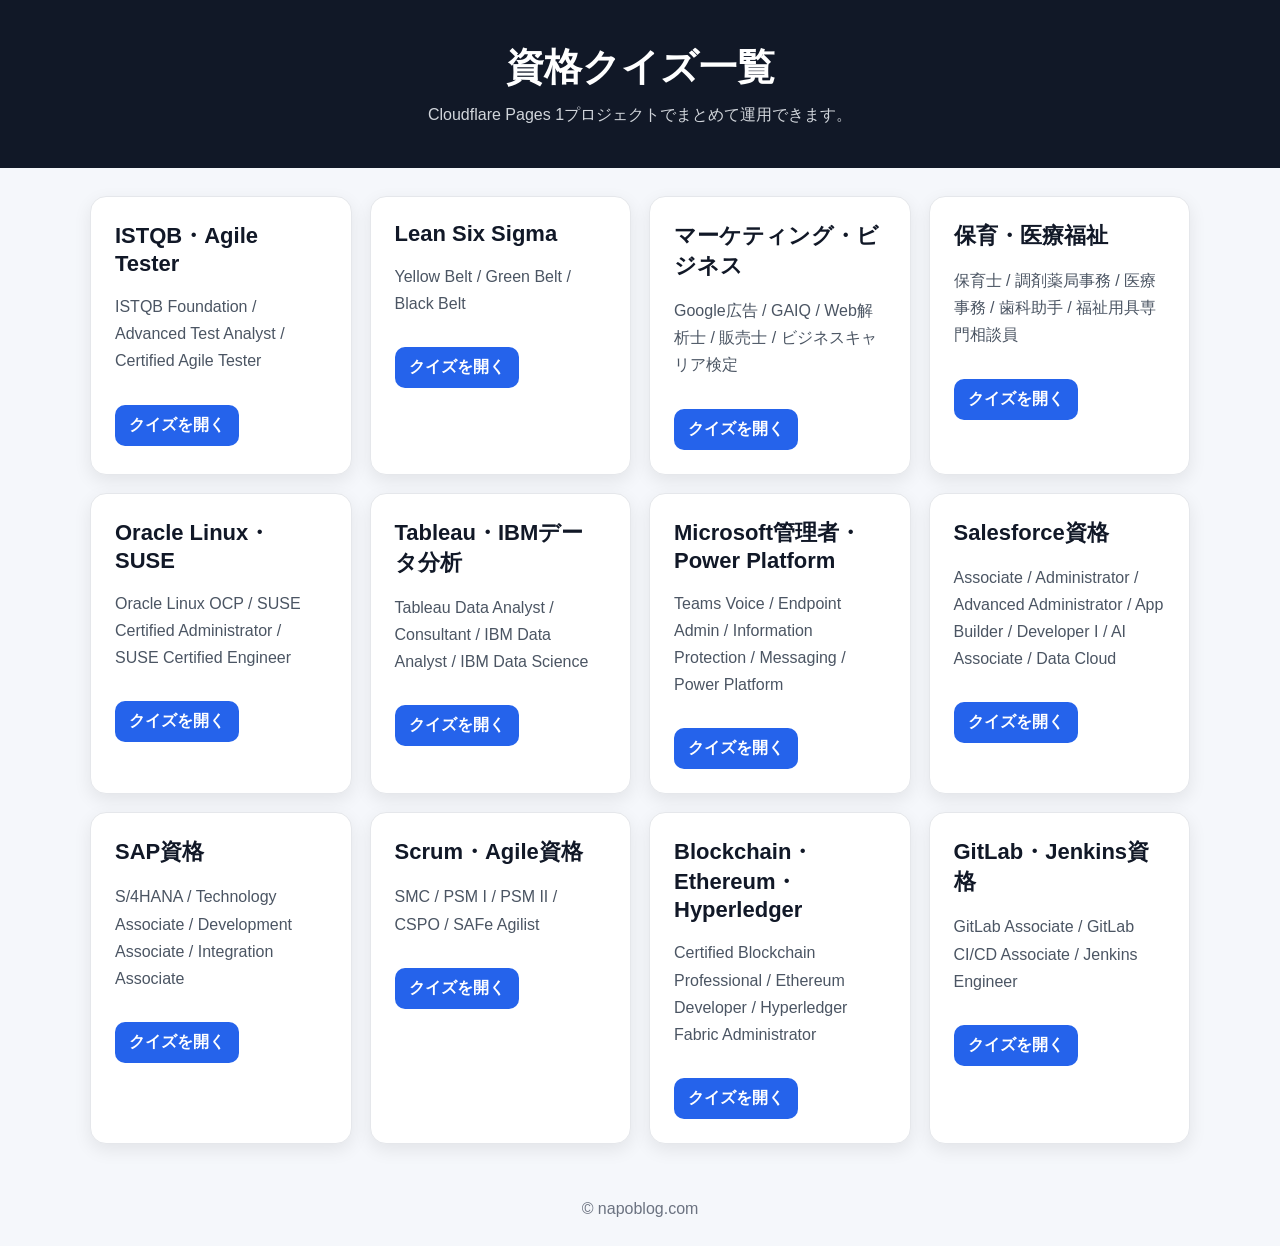
<file: index.html>
<!DOCTYPE html>
<html lang="ja">
<head>
<meta charset="UTF-8">
<meta name="viewport" content="width=device-width,initial-scale=1">
<title>資格クイズ一覧｜napoblog</title>
<meta name="description" content="資格クイズを1つのCloudflare Pagesプロジェクトで管理するトップページ。ISTQB、Lean Six Sigma、マーケティング、医療福祉、Linux、Tableau・IBMデータ分析、Microsoft管理者・Power Platform、Salesforce資格、SAP資格、Scrum・Agile資格、Blockchain・Ethereum・Hyperledger資格、GitLab・Jenkins資格に対応。">
<link rel="stylesheet" href="top.css">
</head>
<body>
<header class="hero">
  <h1>資格クイズ一覧</h1>
  <p>Cloudflare Pages 1プロジェクトでまとめて運用できます。</p>
</header>
<main class="container">
  <section class="grid">
    <a class="card" href="testing/">
      <h2>ISTQB・Agile Tester</h2>
      <p>ISTQB Foundation / Advanced Test Analyst / Certified Agile Tester</p>
      <span>クイズを開く</span>
    </a>
    <a class="card" href="lean/">
      <h2>Lean Six Sigma</h2>
      <p>Yellow Belt / Green Belt / Black Belt</p>
      <span>クイズを開く</span>
    </a>
    <a class="card" href="marketing/">
      <h2>マーケティング・ビジネス</h2>
      <p>Google広告 / GAIQ / Web解析士 / 販売士 / ビジネスキャリア検定</p>
      <span>クイズを開く</span>
    </a>
    <a class="card" href="medical/">
      <h2>保育・医療福祉</h2>
      <p>保育士 / 調剤薬局事務 / 医療事務 / 歯科助手 / 福祉用具専門相談員</p>
      <span>クイズを開く</span>
    </a>
    <a class="card" href="linux/">
      <h2>Oracle Linux・SUSE</h2>
      <p>Oracle Linux OCP / SUSE Certified Administrator / SUSE Certified Engineer</p>
      <span>クイズを開く</span>
    </a>
    <a class="card" href="analytics/">
      <h2>Tableau・IBMデータ分析</h2>
      <p>Tableau Data Analyst / Consultant / IBM Data Analyst / IBM Data Science</p>
      <span>クイズを開く</span>
    </a>
    <a class="card" href="microsoft/">
      <h2>Microsoft管理者・Power Platform</h2>
      <p>Teams Voice / Endpoint Admin / Information Protection / Messaging / Power Platform</p>
      <span>クイズを開く</span>
    </a>
    <a class="card" href="salesforce/">
      <h2>Salesforce資格</h2>
      <p>Associate / Administrator / Advanced Administrator / App Builder / Developer I / AI Associate / Data Cloud</p>
      <span>クイズを開く</span>
    </a>
    <a class="card" href="sap/">
      <h2>SAP資格</h2>
      <p>S/4HANA / Technology Associate / Development Associate / Integration Associate</p>
      <span>クイズを開く</span>
    </a>
    <a class="card" href="agile/">
      <h2>Scrum・Agile資格</h2>
      <p>SMC / PSM I / PSM II / CSPO / SAFe Agilist</p>
      <span>クイズを開く</span>
    </a>
    <a class="card" href="blockchain/">
      <h2>Blockchain・Ethereum・Hyperledger</h2>
      <p>Certified Blockchain Professional / Ethereum Developer / Hyperledger Fabric Administrator</p>
      <span>クイズを開く</span>
    </a>
    <a class="card" href="devops/">
      <h2>GitLab・Jenkins資格</h2>
      <p>GitLab Associate / GitLab CI/CD Associate / Jenkins Engineer</p>
      <span>クイズを開く</span>
    </a>
  </section>
</main>
<footer>© napoblog.com</footer>
</body>
</html>
</file>
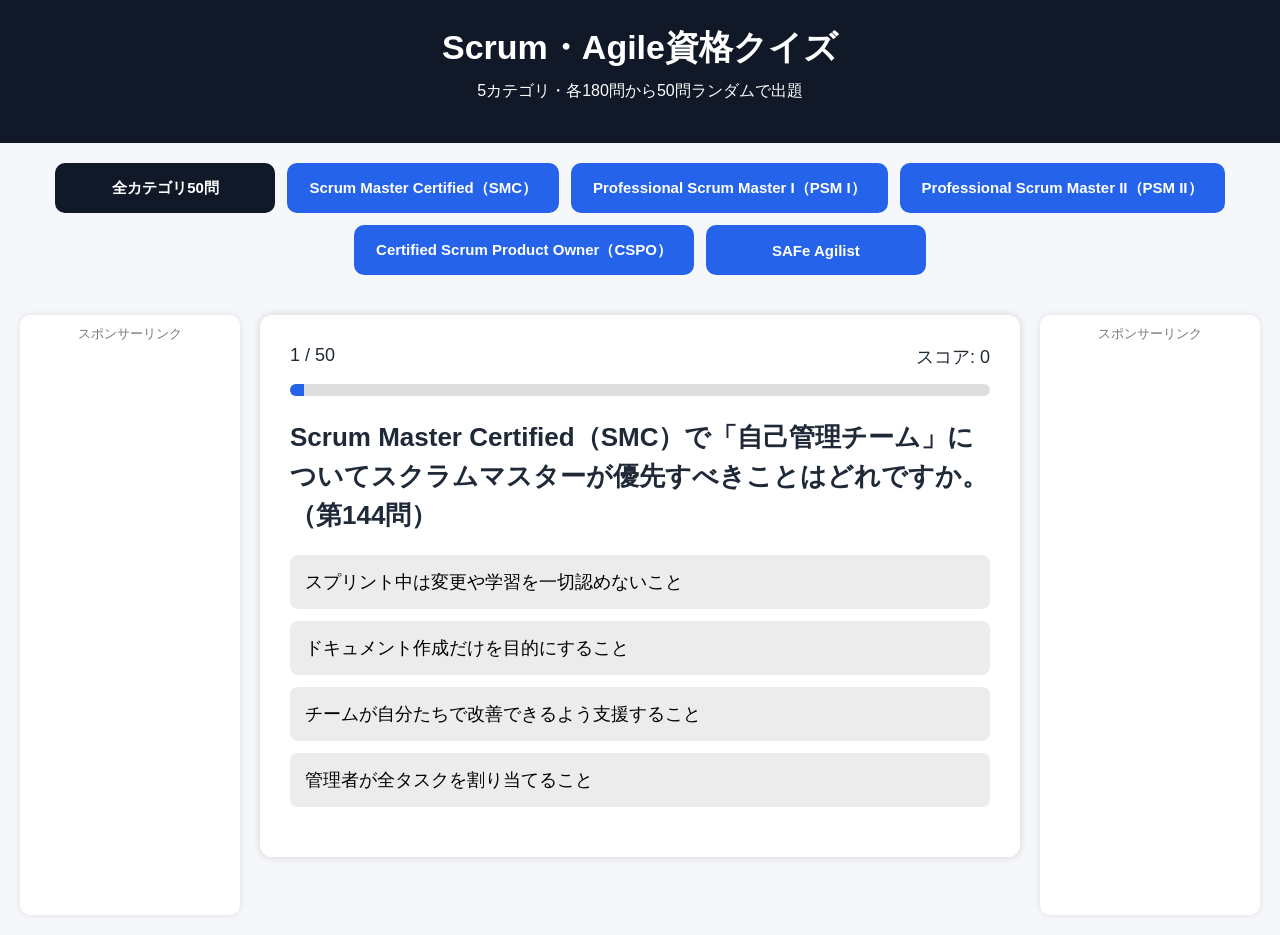
<file: agile/index.html>
<!DOCTYPE html>
<html lang="ja">
<head>
<meta charset="UTF-8">
<meta name="viewport" content="width=device-width,initial-scale=1">
<title>Scrum・Agile資格クイズ</title>
<meta name="description" content="SMC、PSM I、PSM II、CSPO、SAFe Agilistの対策クイズ。各カテゴリ180問から50問ランダム出題。">
<link rel="stylesheet" href="style.css">
<script async src="https://pagead2.googlesyndication.com/pagead/js/adsbygoogle.js?client=ca-pub-8398161859137802" crossorigin="anonymous"></script>
</head>
<body>
<header>
  <h1 id="pageTitle">Scrum・Agile資格クイズ</h1>
  <p id="pageDesc">5カテゴリ・各180問から50問ランダムで出題</p>
</header>

<nav id="quizList"></nav>

<main class="layout">
  <aside class="ad-box left-ad">
    <p class="ad-label">スポンサーリンク</p>
    <ins class="adsbygoogle" style="display:block" data-ad-client="ca-pub-8398161859137802" data-ad-slot="6325875393" data-ad-format="auto" data-full-width-responsive="true"></ins>
    <script>(adsbygoogle = window.adsbygoogle || []).push({});</script>
  </aside>

  <section class="quiz-box">
    <div class="status">
      <span id="counter"></span>
      <span id="score"></span>
    </div>
    <div class="progress"><div id="progressBar"></div></div>
    <h2 id="question"></h2>
    <div id="choices"></div>
    <p id="result"></p>
    <button id="nextBtn">次の問題</button>
  </section>

  <aside class="ad-box right-ad">
    <p class="ad-label">スポンサーリンク</p>
    <ins class="adsbygoogle" style="display:block" data-ad-client="ca-pub-8398161859137802" data-ad-slot="6325875393" data-ad-format="auto" data-full-width-responsive="true"></ins>
    <script>(adsbygoogle = window.adsbygoogle || []).push({});</script>
  </aside>
</main>

<script src="data/scrum/smc.js"></script>
<script src="data/scrum/psm1.js"></script>
<script src="data/scrum/psm2.js"></script>
<script src="data/scrum/cspo.js"></script>
<script src="data/scrum/safe-agilist.js"></script>
<script src="script.js"></script>
</body>
</html>
</file>
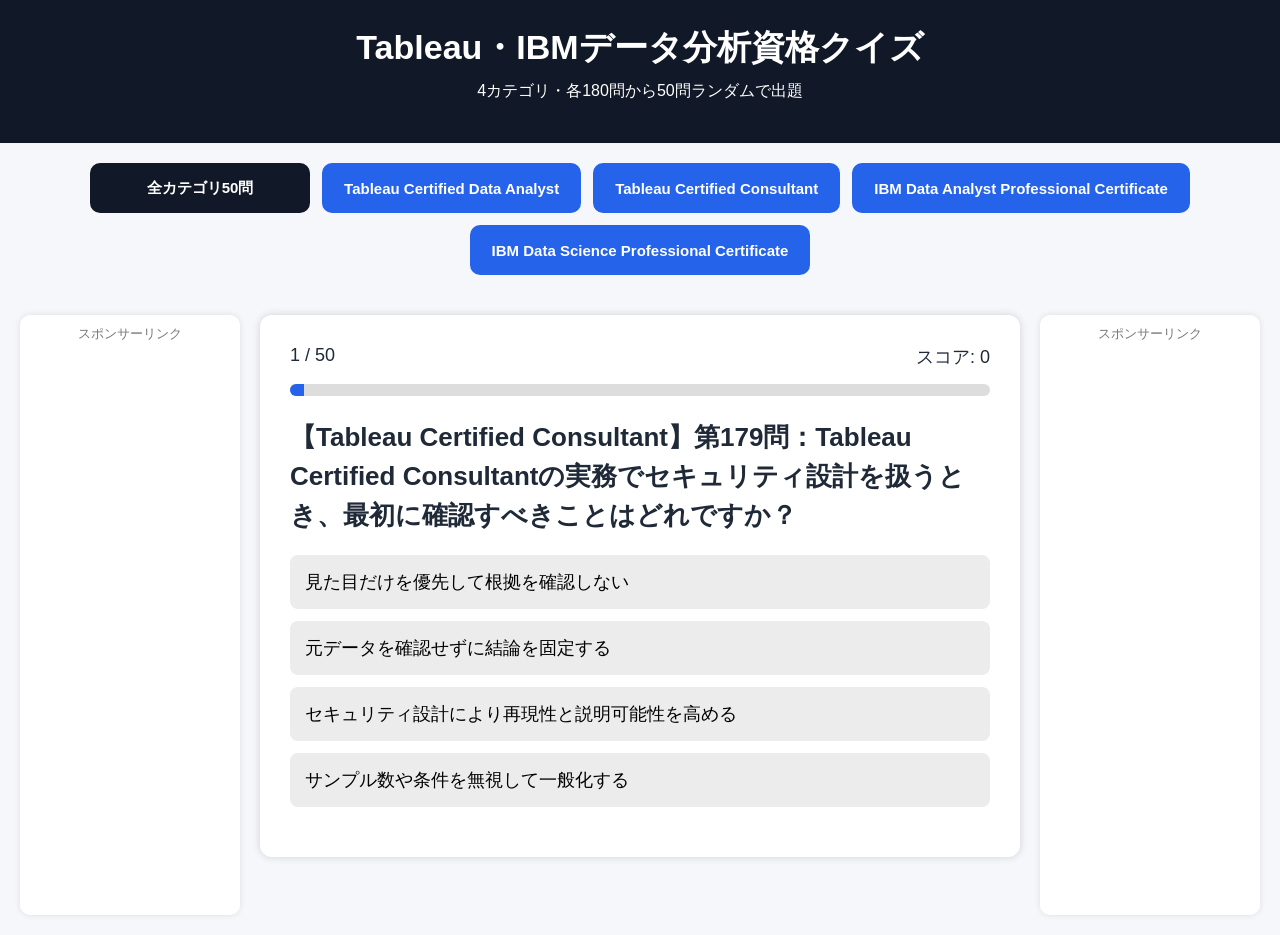
<file: analytics/index.html>
<!DOCTYPE html>
<html lang="ja">
<head>
<meta charset="UTF-8">
<meta name="viewport" content="width=device-width,initial-scale=1">
<title>Tableau・IBMデータ分析資格クイズ</title>
<meta name="description" content="Tableau Certified Data Analyst、Tableau Certified Consultant、IBM Data Analyst、IBM Data Scienceの対策クイズ。各カテゴリ180問から50問ランダム出題。">
<link rel="stylesheet" href="style.css">
<script async src="https://pagead2.googlesyndication.com/pagead/js/adsbygoogle.js?client=ca-pub-8398161859137802" crossorigin="anonymous"></script>
</head>
<body>
<header>
  <h1 id="pageTitle">Tableau・IBMデータ分析資格クイズ</h1>
  <p id="pageDesc">4カテゴリ・各180問から50問ランダムで出題</p>
</header>
<nav id="quizList"></nav>
<main class="layout">
  <aside class="ad-box left-ad"><p class="ad-label">スポンサーリンク</p><ins class="adsbygoogle" style="display:block" data-ad-client="ca-pub-8398161859137802" data-ad-slot="6325875393" data-ad-format="auto" data-full-width-responsive="true"></ins><script>(adsbygoogle = window.adsbygoogle || []).push({});</script></aside>
  <section class="quiz-box">
    <div class="status"><span id="counter"></span><span id="score"></span></div>
    <div class="progress"><div id="progressBar"></div></div>
    <h2 id="question"></h2><div id="choices"></div><p id="result"></p><button id="nextBtn">次の問題</button>
  </section>
  <aside class="ad-box right-ad"><p class="ad-label">スポンサーリンク</p><ins class="adsbygoogle" style="display:block" data-ad-client="ca-pub-8398161859137802" data-ad-slot="6325875393" data-ad-format="auto" data-full-width-responsive="true"></ins><script>(adsbygoogle = window.adsbygoogle || []).push({});</script></aside>
</main>
<script src="data/analytics/tableau-data-analyst.js"></script>
<script src="data/analytics/tableau-consultant.js"></script>
<script src="data/analytics/ibm-data-analyst.js"></script>
<script src="data/analytics/ibm-data-science.js"></script>
<script src="script.js"></script>
</body>
</html>
</file>
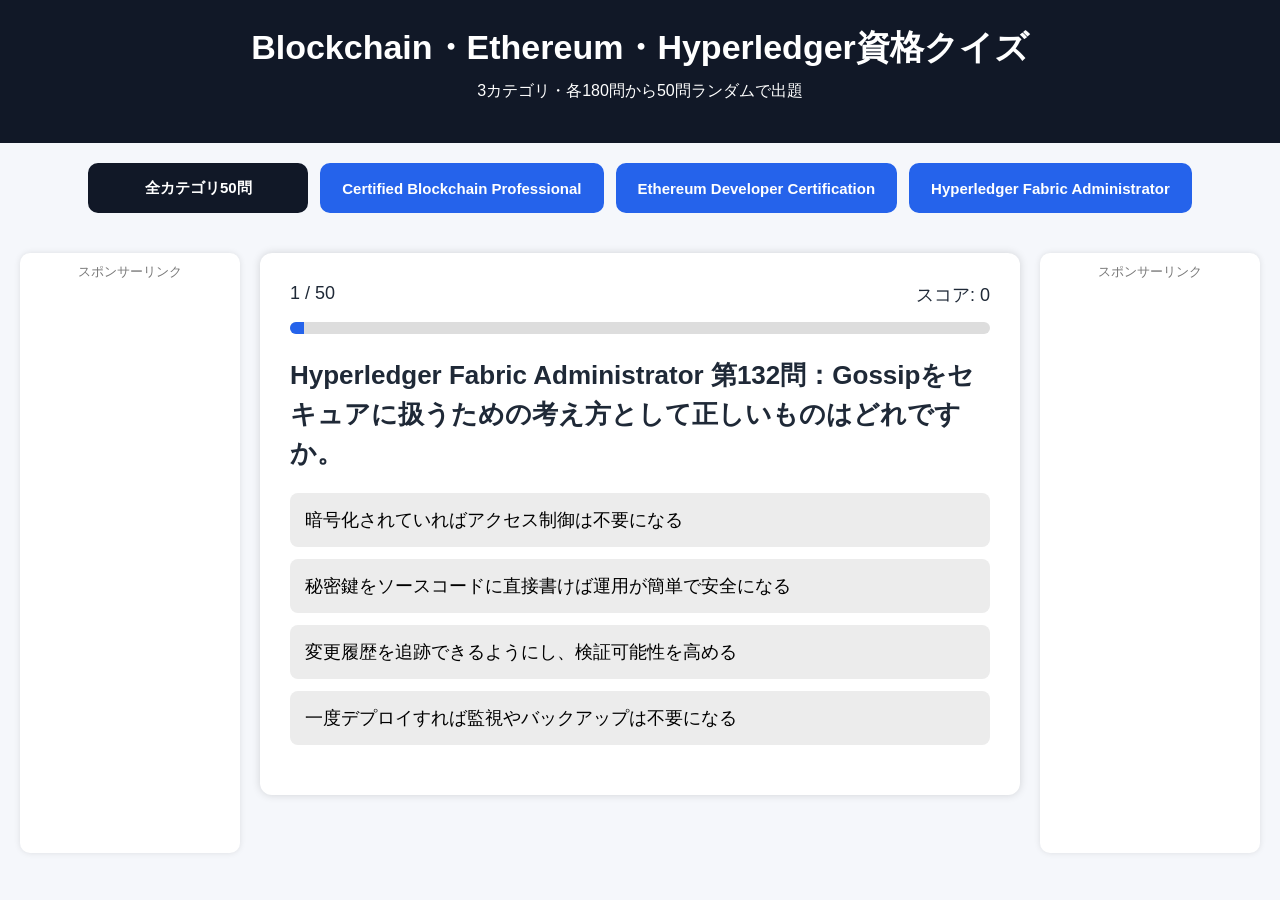
<file: blockchain/index.html>
<!DOCTYPE html>
<html lang="ja">
<head>
<meta charset="UTF-8">
<meta name="viewport" content="width=device-width,initial-scale=1">
<title>Blockchain・Ethereum・Hyperledger資格クイズ</title>
<meta name="description" content="Certified Blockchain Professional、Ethereum Developer Certification、Hyperledger Fabric Administratorの対策クイズ。各カテゴリ180問から50問ランダム出題。">
<link rel="stylesheet" href="style.css">
<script async src="https://pagead2.googlesyndication.com/pagead/js/adsbygoogle.js?client=ca-pub-8398161859137802" crossorigin="anonymous"></script>
</head>
<body>
<header>
  <h1 id="pageTitle">Blockchain・Ethereum・Hyperledger資格クイズ</h1>
  <p id="pageDesc">3カテゴリ・各180問から50問ランダムで出題</p>
</header>

<nav id="quizList"></nav>

<main class="layout">
  <aside class="ad-box left-ad">
    <p class="ad-label">スポンサーリンク</p>
    <ins class="adsbygoogle" style="display:block" data-ad-client="ca-pub-8398161859137802" data-ad-slot="6325875393" data-ad-format="auto" data-full-width-responsive="true"></ins>
    <script>(adsbygoogle = window.adsbygoogle || []).push({});</script>
  </aside>

  <section class="quiz-box">
    <div class="status">
      <span id="counter"></span>
      <span id="score"></span>
    </div>
    <div class="progress"><div id="progressBar"></div></div>
    <h2 id="question"></h2>
    <div id="choices"></div>
    <p id="result"></p>
    <button id="nextBtn">次の問題</button>
  </section>

  <aside class="ad-box right-ad">
    <p class="ad-label">スポンサーリンク</p>
    <ins class="adsbygoogle" style="display:block" data-ad-client="ca-pub-8398161859137802" data-ad-slot="6325875393" data-ad-format="auto" data-full-width-responsive="true"></ins>
    <script>(adsbygoogle = window.adsbygoogle || []).push({});</script>
  </aside>
</main>

<script src="data/blockchain/certified-blockchain-professional.js"></script>
<script src="data/blockchain/ethereum-developer.js"></script>
<script src="data/blockchain/hyperledger-fabric-admin.js"></script>
<script src="script.js"></script>
</body>
</html>
</file>
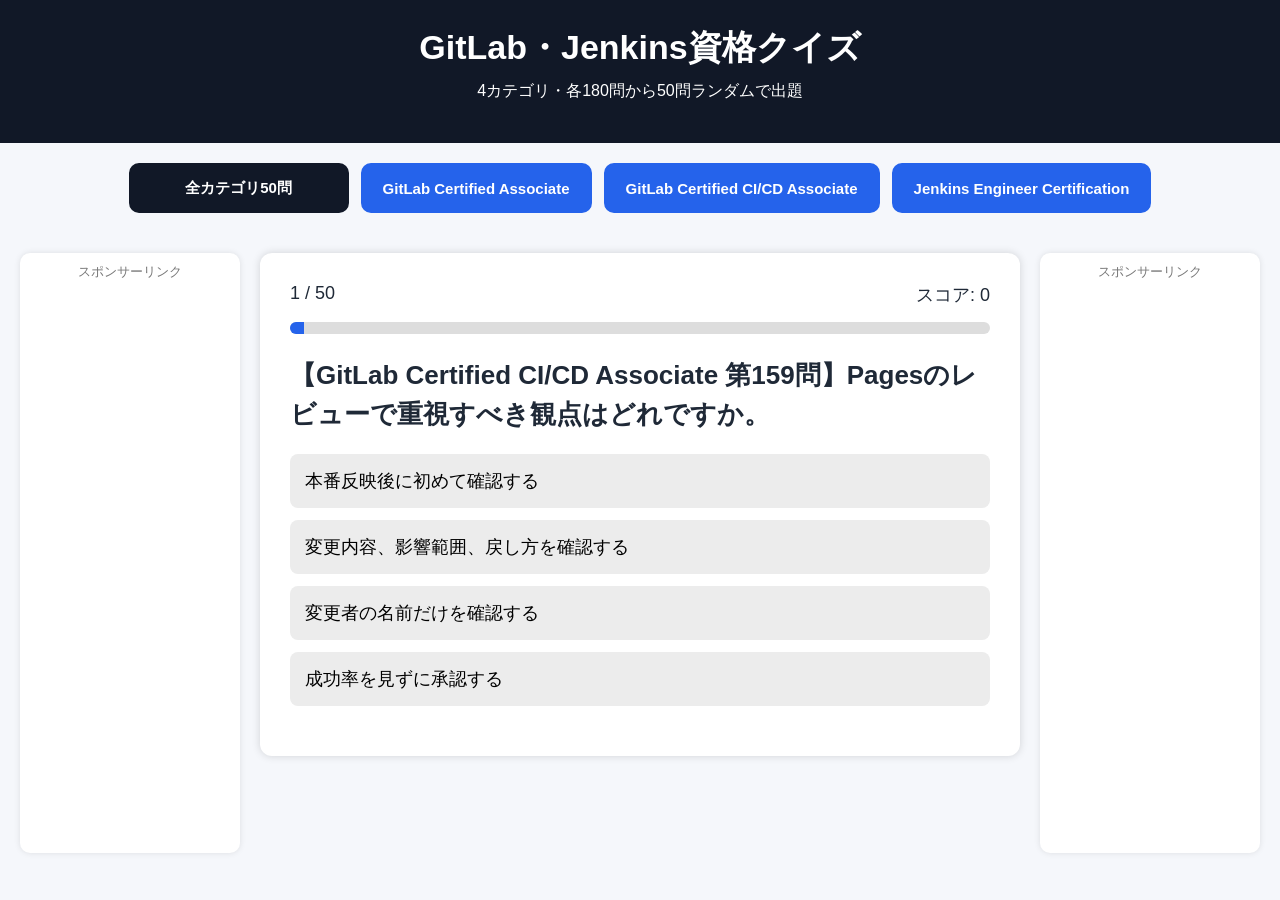
<file: devops/index.html>
<!DOCTYPE html>
<html lang="ja">
<head>
<meta charset="UTF-8">
<meta name="viewport" content="width=device-width,initial-scale=1">
<title>GitLab・Jenkins資格クイズ</title>
<meta name="description" content="GitLab Certified Associate、GitLab Certified CI/CD Associate、Jenkins Engineer Certificationの対策クイズ。各カテゴリ180問から50問ランダム出題。">
<link rel="stylesheet" href="style.css">
<script async src="https://pagead2.googlesyndication.com/pagead/js/adsbygoogle.js?client=ca-pub-8398161859137802" crossorigin="anonymous"></script>
</head>
<body>
<header>
  <h1 id="pageTitle">GitLab・Jenkins資格クイズ</h1>
  <p id="pageDesc">3カテゴリ・各180問から50問ランダムで出題</p>
</header>

<nav id="quizList"></nav>

<main class="layout">
  <aside class="ad-box left-ad">
    <p class="ad-label">スポンサーリンク</p>
    <ins class="adsbygoogle" style="display:block" data-ad-client="ca-pub-8398161859137802" data-ad-slot="6325875393" data-ad-format="auto" data-full-width-responsive="true"></ins>
    <script>(adsbygoogle = window.adsbygoogle || []).push({});</script>
  </aside>

  <section class="quiz-box">
    <div class="status">
      <span id="counter"></span>
      <span id="score"></span>
    </div>
    <div class="progress"><div id="progressBar"></div></div>
    <h2 id="question"></h2>
    <div id="choices"></div>
    <p id="result"></p>
    <button id="nextBtn">次の問題</button>
  </section>

  <aside class="ad-box right-ad">
    <p class="ad-label">スポンサーリンク</p>
    <ins class="adsbygoogle" style="display:block" data-ad-client="ca-pub-8398161859137802" data-ad-slot="6325875393" data-ad-format="auto" data-full-width-responsive="true"></ins>
    <script>(adsbygoogle = window.adsbygoogle || []).push({});</script>
  </aside>
</main>

<script src="data/devops/gitlab-associate.js"></script>
<script src="data/devops/gitlab-cicd-associate.js"></script>
<script src="data/devops/jenkins-engineer.js"></script>
<script src="script.js"></script>
</body>
</html>
</file>
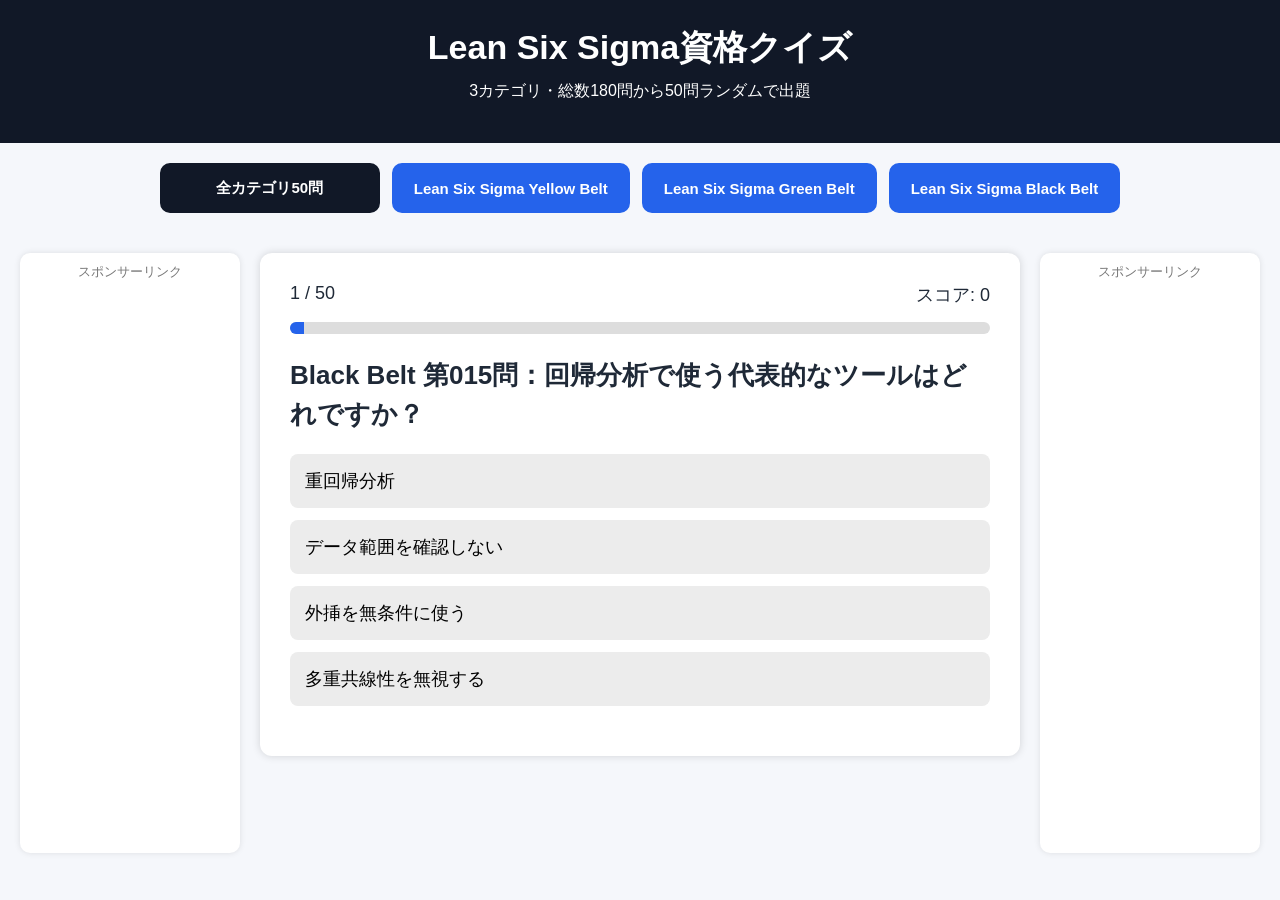
<file: lean/index.html>
<!DOCTYPE html>
<html lang="ja">
<head>
<meta charset="UTF-8">
<meta name="viewport" content="width=device-width,initial-scale=1">
<title>Lean Six Sigma資格クイズ</title>
<meta name="description" content="Lean Six Sigma Yellow Belt、Green Belt、Black Beltの対策クイズ。総数180問から50問ランダム出題。問題文重複なし。">
<link rel="stylesheet" href="style.css">
<script async src="https://pagead2.googlesyndication.com/pagead/js/adsbygoogle.js?client=ca-pub-8398161859137802" crossorigin="anonymous"></script>
</head>
<body>
<header>
  <h1 id="pageTitle">Lean Six Sigma資格クイズ</h1>
  <p id="pageDesc">3カテゴリ・総数180問から50問ランダムで出題</p>
</header>
<nav id="quizList"></nav>
<main class="layout">
  <aside class="ad-box left-ad">
    <p class="ad-label">スポンサーリンク</p>
    <ins class="adsbygoogle" style="display:block" data-ad-client="ca-pub-8398161859137802" data-ad-slot="6325875393" data-ad-format="auto" data-full-width-responsive="true"></ins>
    <script>(adsbygoogle = window.adsbygoogle || []).push({});</script>
  </aside>
  <section class="quiz-box">
    <div class="status"><span id="counter"></span><span id="score"></span></div>
    <div class="progress"><div id="progressBar"></div></div>
    <h2 id="question"></h2>
    <div id="choices"></div>
    <p id="result"></p>
    <button id="nextBtn">次の問題</button>
  </section>
  <aside class="ad-box right-ad">
    <p class="ad-label">スポンサーリンク</p>
    <ins class="adsbygoogle" style="display:block" data-ad-client="ca-pub-8398161859137802" data-ad-slot="6325875393" data-ad-format="auto" data-full-width-responsive="true"></ins>
    <script>(adsbygoogle = window.adsbygoogle || []).push({});</script>
  </aside>
</main>
<script src="data/lean/yellow-belt.js"></script>
<script src="data/lean/green-belt.js"></script>
<script src="data/lean/black-belt.js"></script>
<script src="script.js"></script>
</body>
</html>
</file>
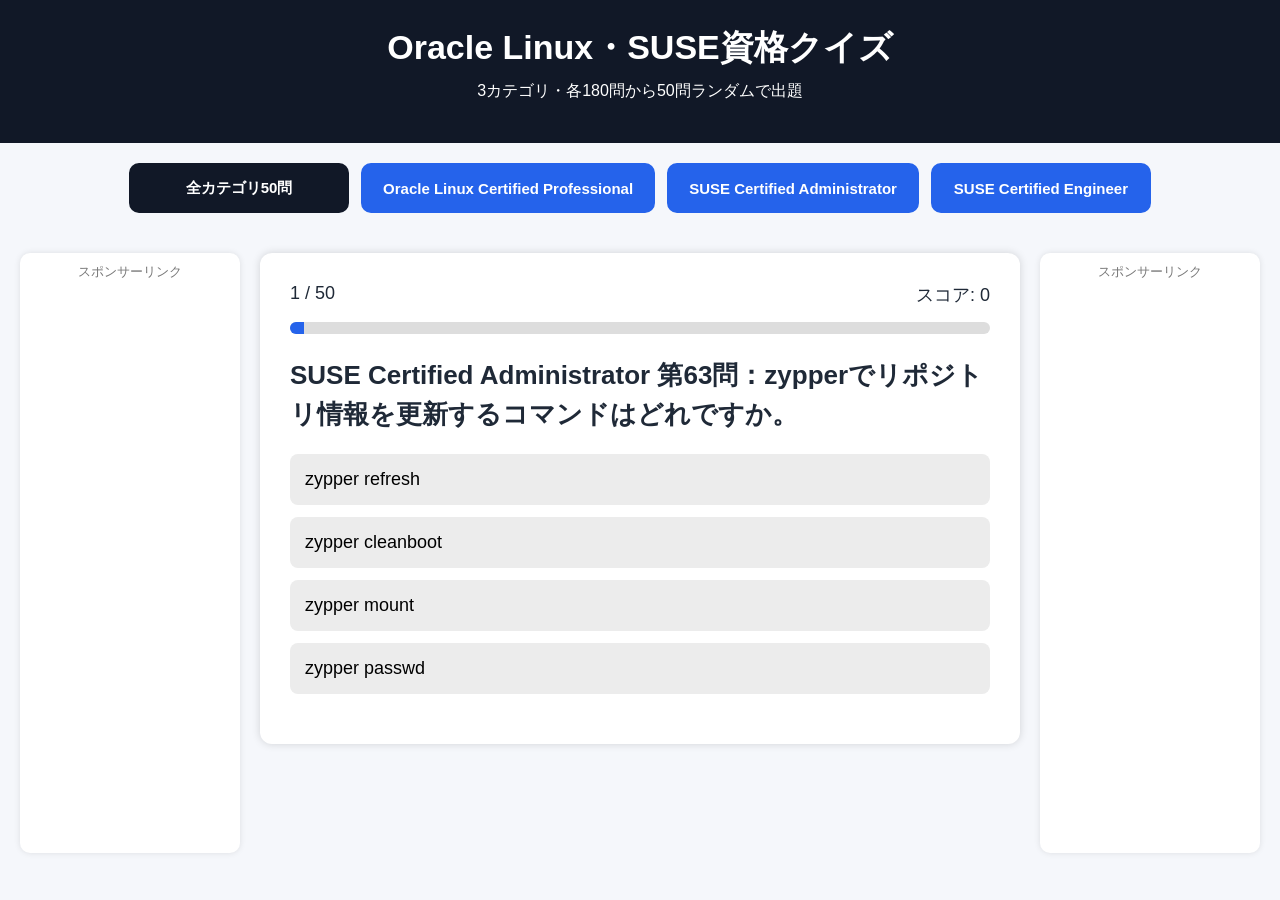
<file: linux/index.html>
<!DOCTYPE html>
<html lang="ja">
<head>
<meta charset="UTF-8">
<meta name="viewport" content="width=device-width,initial-scale=1">
<title>Oracle Linux・SUSE資格クイズ</title>
<meta name="description" content="Oracle Linux Certified Professional、SUSE Certified Administrator、SUSE Certified Engineerの対策クイズ。各カテゴリ180問から50問ランダム出題。">
<link rel="stylesheet" href="style.css">
<script async src="https://pagead2.googlesyndication.com/pagead/js/adsbygoogle.js?client=ca-pub-8398161859137802" crossorigin="anonymous"></script>
</head>
<body>
<header>
  <h1 id="pageTitle">Oracle Linux・SUSE資格クイズ</h1>
  <p id="pageDesc">3カテゴリ・各180問から50問ランダムで出題</p>
</header>

<nav id="quizList"></nav>

<main class="layout">
  <aside class="ad-box left-ad">
    <p class="ad-label">スポンサーリンク</p>
    <ins class="adsbygoogle" style="display:block" data-ad-client="ca-pub-8398161859137802" data-ad-slot="6325875393" data-ad-format="auto" data-full-width-responsive="true"></ins>
    <script>(adsbygoogle = window.adsbygoogle || []).push({});</script>
  </aside>

  <section class="quiz-box">
    <div class="status">
      <span id="counter"></span>
      <span id="score"></span>
    </div>
    <div class="progress"><div id="progressBar"></div></div>
    <h2 id="question"></h2>
    <div id="choices"></div>
    <p id="result"></p>
    <button id="nextBtn">次の問題</button>
  </section>

  <aside class="ad-box right-ad">
    <p class="ad-label">スポンサーリンク</p>
    <ins class="adsbygoogle" style="display:block" data-ad-client="ca-pub-8398161859137802" data-ad-slot="6325875393" data-ad-format="auto" data-full-width-responsive="true"></ins>
    <script>(adsbygoogle = window.adsbygoogle || []).push({});</script>
  </aside>
</main>

<script src="data/linux/oracle-linux-ocp.js"></script>
<script src="data/linux/suse-sca.js"></script>
<script src="data/linux/suse-sce.js"></script>
<script src="script.js"></script>
</body>
</html>
</file>
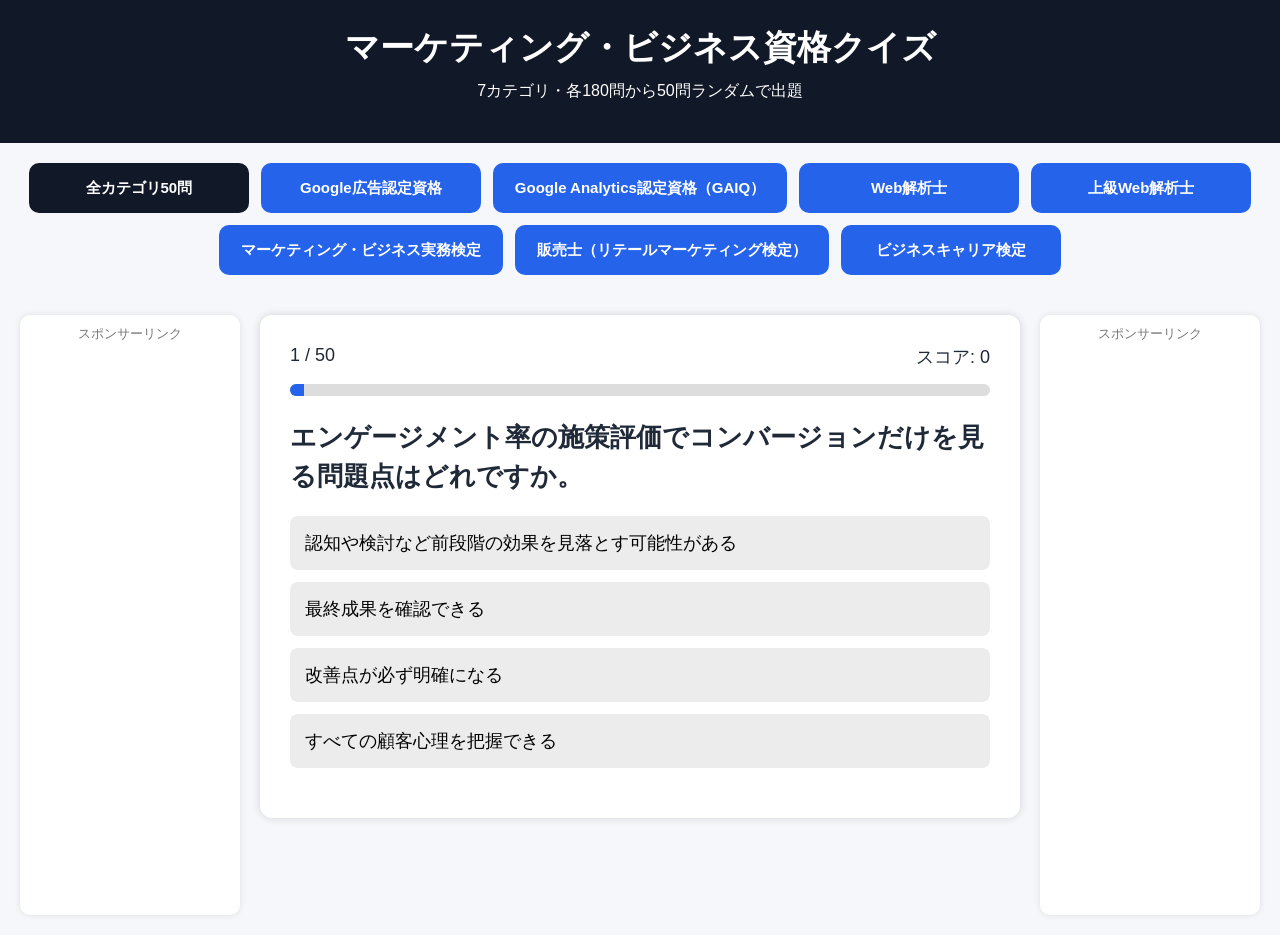
<file: marketing/index.html>
<!DOCTYPE html>
<html lang="ja">
<head>
<meta charset="UTF-8">
<meta name="viewport" content="width=device-width,initial-scale=1">
<title>マーケティング・ビジネス資格クイズ</title>
<meta name="description" content="Google広告認定資格、GAIQ、Web解析士、上級Web解析士、マーケティング・ビジネス実務検定、販売士、ビジネスキャリア検定の対策クイズ。各カテゴリ180問から50問ランダム出題。">
<link rel="stylesheet" href="style.css">
<script async src="https://pagead2.googlesyndication.com/pagead/js/adsbygoogle.js?client=ca-pub-8398161859137802" crossorigin="anonymous"></script>
</head>
<body>
<header>
  <h1 id="pageTitle">マーケティング・ビジネス資格クイズ</h1>
  <p id="pageDesc">7カテゴリ・各180問から50問ランダムで出題</p>
</header>

<nav id="quizList"></nav>

<main class="layout">
  <aside class="ad-box left-ad">
    <p class="ad-label">スポンサーリンク</p>
    <ins class="adsbygoogle" style="display:block" data-ad-client="ca-pub-8398161859137802" data-ad-slot="6325875393" data-ad-format="auto" data-full-width-responsive="true"></ins>
    <script>(adsbygoogle = window.adsbygoogle || []).push({});</script>
  </aside>

  <section class="quiz-box">
    <div class="status">
      <span id="counter"></span>
      <span id="score"></span>
    </div>
    <div class="progress"><div id="progressBar"></div></div>
    <h2 id="question"></h2>
    <div id="choices"></div>
    <p id="result"></p>
    <button id="nextBtn">次の問題</button>
  </section>

  <aside class="ad-box right-ad">
    <p class="ad-label">スポンサーリンク</p>
    <ins class="adsbygoogle" style="display:block" data-ad-client="ca-pub-8398161859137802" data-ad-slot="6325875393" data-ad-format="auto" data-full-width-responsive="true"></ins>
    <script>(adsbygoogle = window.adsbygoogle || []).push({});</script>
  </aside>
</main>

<script src="data/marketing/google-ads.js"></script>
<script src="data/marketing/gaiq.js"></script>
<script src="data/marketing/web-analyst.js"></script>
<script src="data/marketing/senior-web-analyst.js"></script>
<script src="data/marketing/marketing-business.js"></script>
<script src="data/marketing/retail-marketing.js"></script>
<script src="data/marketing/business-career.js"></script>
<script src="script.js"></script>
</body>
</html>
</file>
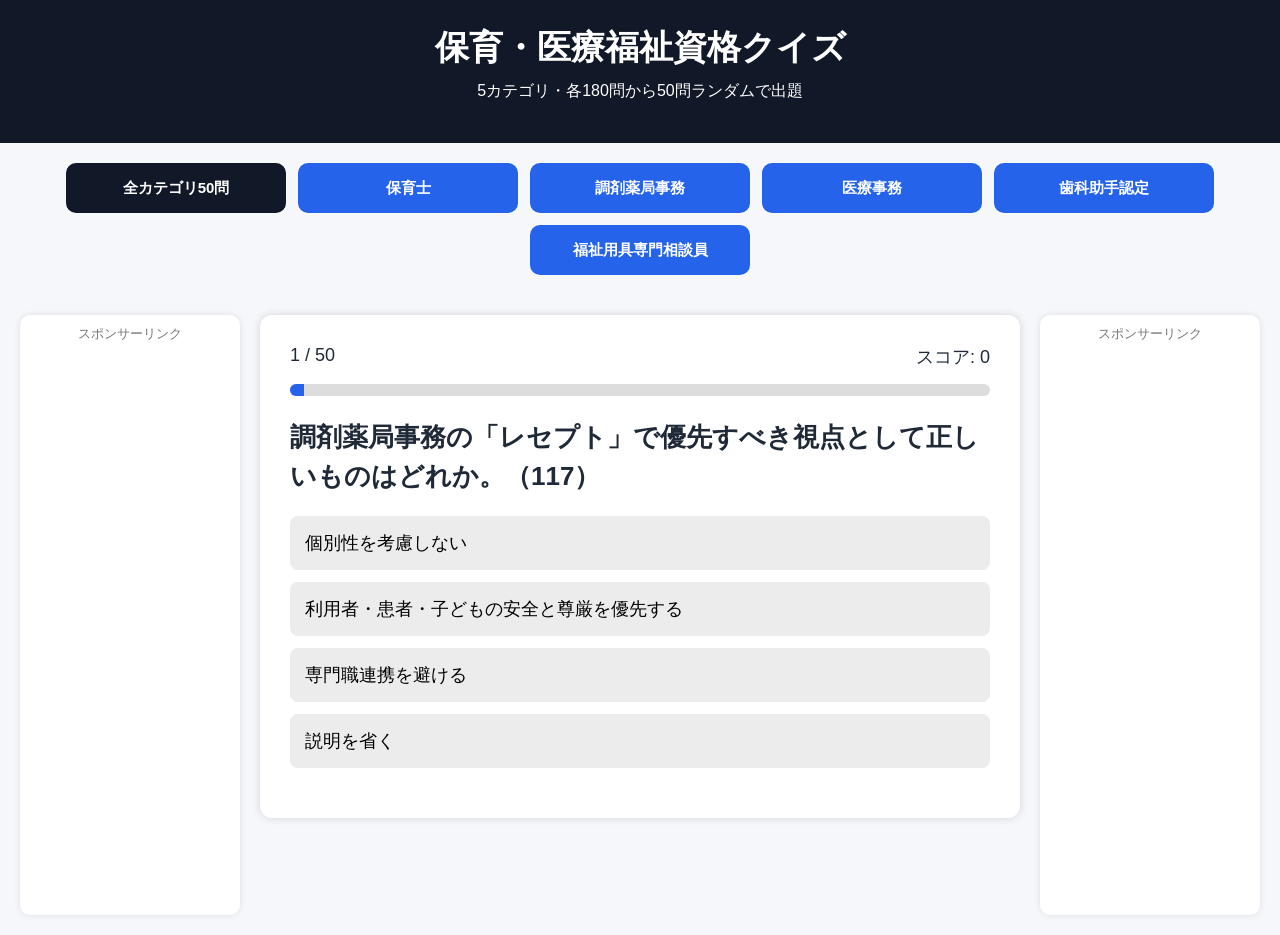
<file: medical/index.html>
<!DOCTYPE html>
<html lang="ja">
<head>
<meta charset="UTF-8">
<meta name="viewport" content="width=device-width,initial-scale=1">
<title>保育・医療福祉資格クイズ</title>
<meta name="description" content="保育士、調剤薬局事務、医療事務、歯科助手認定、福祉用具専門相談員の対策クイズ。各カテゴリ180問から50問ランダム出題。">
<link rel="stylesheet" href="style.css">
<script async src="https://pagead2.googlesyndication.com/pagead/js/adsbygoogle.js?client=ca-pub-8398161859137802" crossorigin="anonymous"></script>
</head>
<body>
<header>
  <h1 id="pageTitle">保育・医療福祉資格クイズ</h1>
  <p id="pageDesc">5カテゴリ・各180問から50問ランダムで出題</p>
</header>
<nav id="quizList"></nav>
<main class="layout">
  <aside class="ad-box left-ad"><p class="ad-label">スポンサーリンク</p><ins class="adsbygoogle" style="display:block" data-ad-client="ca-pub-8398161859137802" data-ad-slot="6325875393" data-ad-format="auto" data-full-width-responsive="true"></ins><script>(adsbygoogle = window.adsbygoogle || []).push({});</script></aside>
  <section class="quiz-box">
    <div class="status"><span id="counter"></span><span id="score"></span></div>
    <div class="progress"><div id="progressBar"></div></div>
    <h2 id="question"></h2><div id="choices"></div><p id="result"></p><button id="nextBtn">次の問題</button>
  </section>
  <aside class="ad-box right-ad"><p class="ad-label">スポンサーリンク</p><ins class="adsbygoogle" style="display:block" data-ad-client="ca-pub-8398161859137802" data-ad-slot="6325875393" data-ad-format="auto" data-full-width-responsive="true"></ins><script>(adsbygoogle = window.adsbygoogle || []).push({});</script></aside>
</main>
<script src="data/medical/hoikushi.js"></script>
<script src="data/medical/dispensing-pharmacy.js"></script>
<script src="data/medical/medical-office.js"></script>
<script src="data/medical/dental-assistant.js"></script>
<script src="data/medical/welfare-equipment.js"></script>
<script src="script.js"></script>
</body>
</html>
</file>
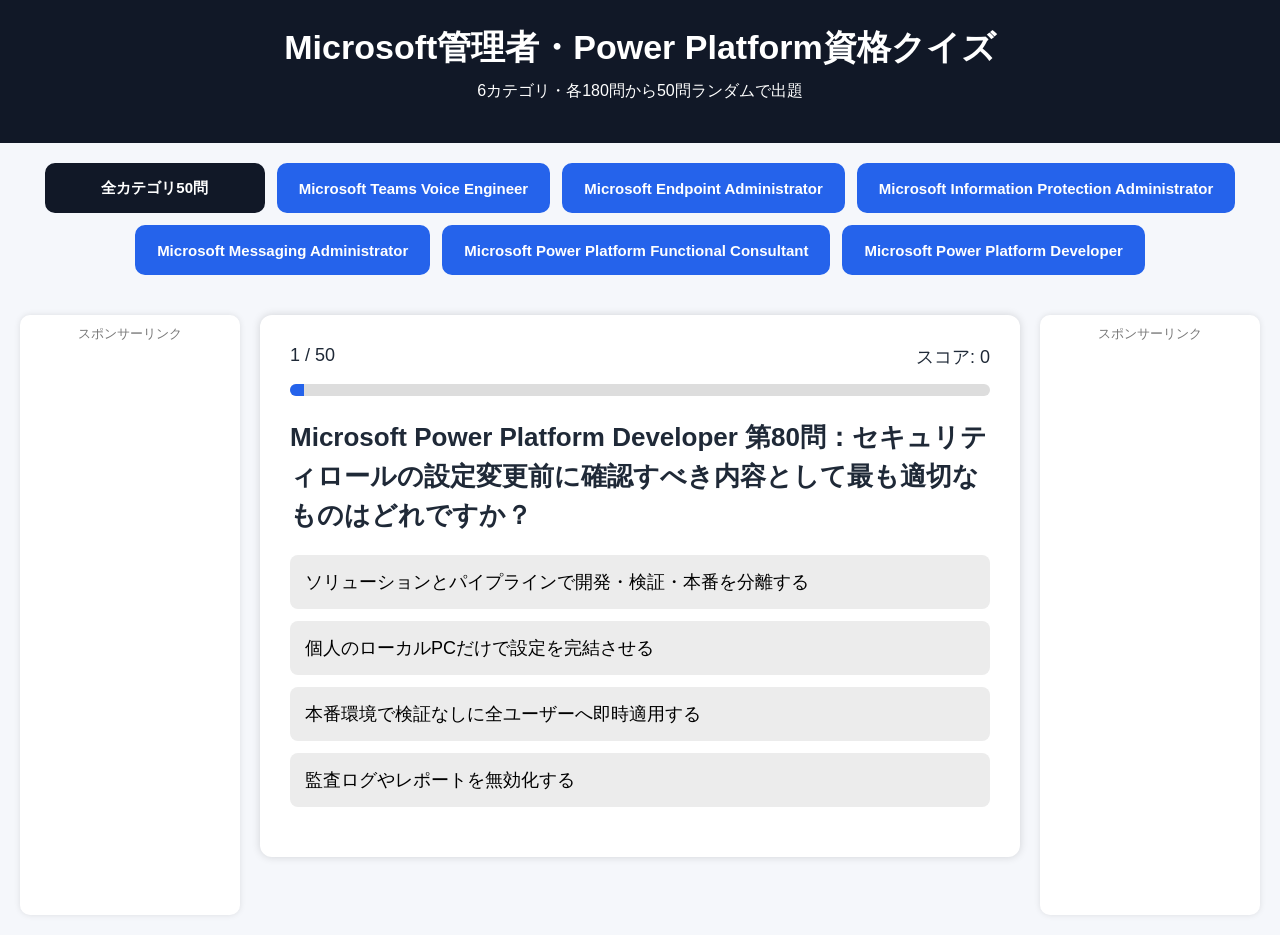
<file: microsoft/index.html>
<!DOCTYPE html>
<html lang="ja">
<head>
<meta charset="UTF-8">
<meta name="viewport" content="width=device-width,initial-scale=1">
<title>Microsoft管理者・Power Platform資格クイズ</title>
<meta name="description" content="Microsoft Teams Voice Engineer、Endpoint Administrator、Information Protection Administrator、Messaging Administrator、Power Platform Functional Consultant、Power Platform Developerの対策クイズ。各カテゴリ180問から50問ランダム出題。">
<link rel="stylesheet" href="style.css">
<script async src="https://pagead2.googlesyndication.com/pagead/js/adsbygoogle.js?client=ca-pub-8398161859137802" crossorigin="anonymous"></script>
</head>
<body>
<header>
  <h1 id="pageTitle">Microsoft管理者・Power Platform資格クイズ</h1>
  <p id="pageDesc">6カテゴリ・各180問から50問ランダムで出題</p>
</header>

<nav id="quizList"></nav>

<main class="layout">
  <aside class="ad-box left-ad">
    <p class="ad-label">スポンサーリンク</p>
    <ins class="adsbygoogle" style="display:block" data-ad-client="ca-pub-8398161859137802" data-ad-slot="6325875393" data-ad-format="auto" data-full-width-responsive="true"></ins>
    <script>(adsbygoogle = window.adsbygoogle || []).push({});</script>
  </aside>

  <section class="quiz-box">
    <div class="status">
      <span id="counter"></span>
      <span id="score"></span>
    </div>
    <div class="progress"><div id="progressBar"></div></div>
    <h2 id="question"></h2>
    <div id="choices"></div>
    <p id="result"></p>
    <button id="nextBtn">次の問題</button>
  </section>

  <aside class="ad-box right-ad">
    <p class="ad-label">スポンサーリンク</p>
    <ins class="adsbygoogle" style="display:block" data-ad-client="ca-pub-8398161859137802" data-ad-slot="6325875393" data-ad-format="auto" data-full-width-responsive="true"></ins>
    <script>(adsbygoogle = window.adsbygoogle || []).push({});</script>
  </aside>
</main>

<script src="data/microsoft/teams-voice.js"></script>
<script src="data/microsoft/endpoint-admin.js"></script>
<script src="data/microsoft/info-protection.js"></script>
<script src="data/microsoft/messaging-admin.js"></script>
<script src="data/microsoft/power-platform-functional.js"></script>
<script src="data/microsoft/power-platform-developer.js"></script>
<script src="script.js"></script>
</body>
</html>
</file>
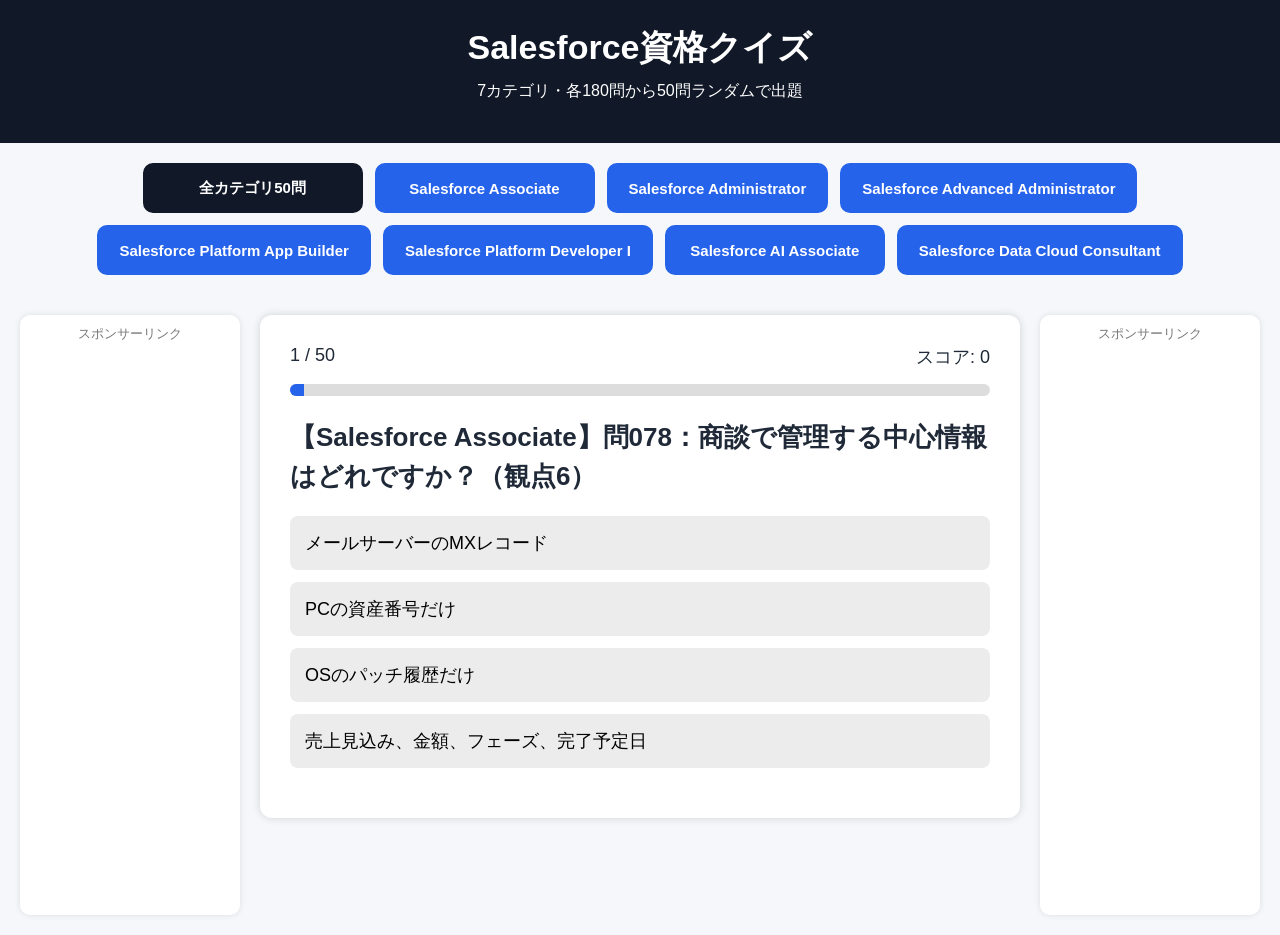
<file: salesforce/index.html>
<!DOCTYPE html>
<html lang="ja">
<head>
<meta charset="UTF-8">
<meta name="viewport" content="width=device-width,initial-scale=1">
<title>Salesforce資格クイズ</title>
<meta name="description" content="Salesforce Associate、Administrator、Advanced Administrator、Platform App Builder、Platform Developer I、AI Associate、Data Cloud Consultantの対策クイズ。各カテゴリ180問から50問ランダム出題。">
<link rel="stylesheet" href="style.css">
<script async src="https://pagead2.googlesyndication.com/pagead/js/adsbygoogle.js?client=ca-pub-8398161859137802" crossorigin="anonymous"></script>
</head>
<body>
<header>
  <h1 id="pageTitle">Salesforce資格クイズ</h1>
  <p id="pageDesc">7カテゴリ・各180問から50問ランダムで出題</p>
</header>

<nav id="quizList"></nav>

<main class="layout">
  <aside class="ad-box left-ad">
    <p class="ad-label">スポンサーリンク</p>
    <ins class="adsbygoogle" style="display:block" data-ad-client="ca-pub-8398161859137802" data-ad-slot="6325875393" data-ad-format="auto" data-full-width-responsive="true"></ins>
    <script>(adsbygoogle = window.adsbygoogle || []).push({});</script>
  </aside>

  <section class="quiz-box">
    <div class="status">
      <span id="counter"></span>
      <span id="score"></span>
    </div>
    <div class="progress"><div id="progressBar"></div></div>
    <h2 id="question"></h2>
    <div id="choices"></div>
    <p id="result"></p>
    <button id="nextBtn">次の問題</button>
  </section>

  <aside class="ad-box right-ad">
    <p class="ad-label">スポンサーリンク</p>
    <ins class="adsbygoogle" style="display:block" data-ad-client="ca-pub-8398161859137802" data-ad-slot="6325875393" data-ad-format="auto" data-full-width-responsive="true"></ins>
    <script>(adsbygoogle = window.adsbygoogle || []).push({});</script>
  </aside>
</main>

<script src="data/salesforce/sfAssociate.js"></script>
<script src="data/salesforce/sfAdmin.js"></script>
<script src="data/salesforce/sfAdvancedAdmin.js"></script>
<script src="data/salesforce/sfAppBuilder.js"></script>
<script src="data/salesforce/sfDevI.js"></script>
<script src="data/salesforce/sfAIAssociate.js"></script>
<script src="data/salesforce/sfDataCloud.js"></script>
<script src="script.js"></script>
</body>
</html>
</file>
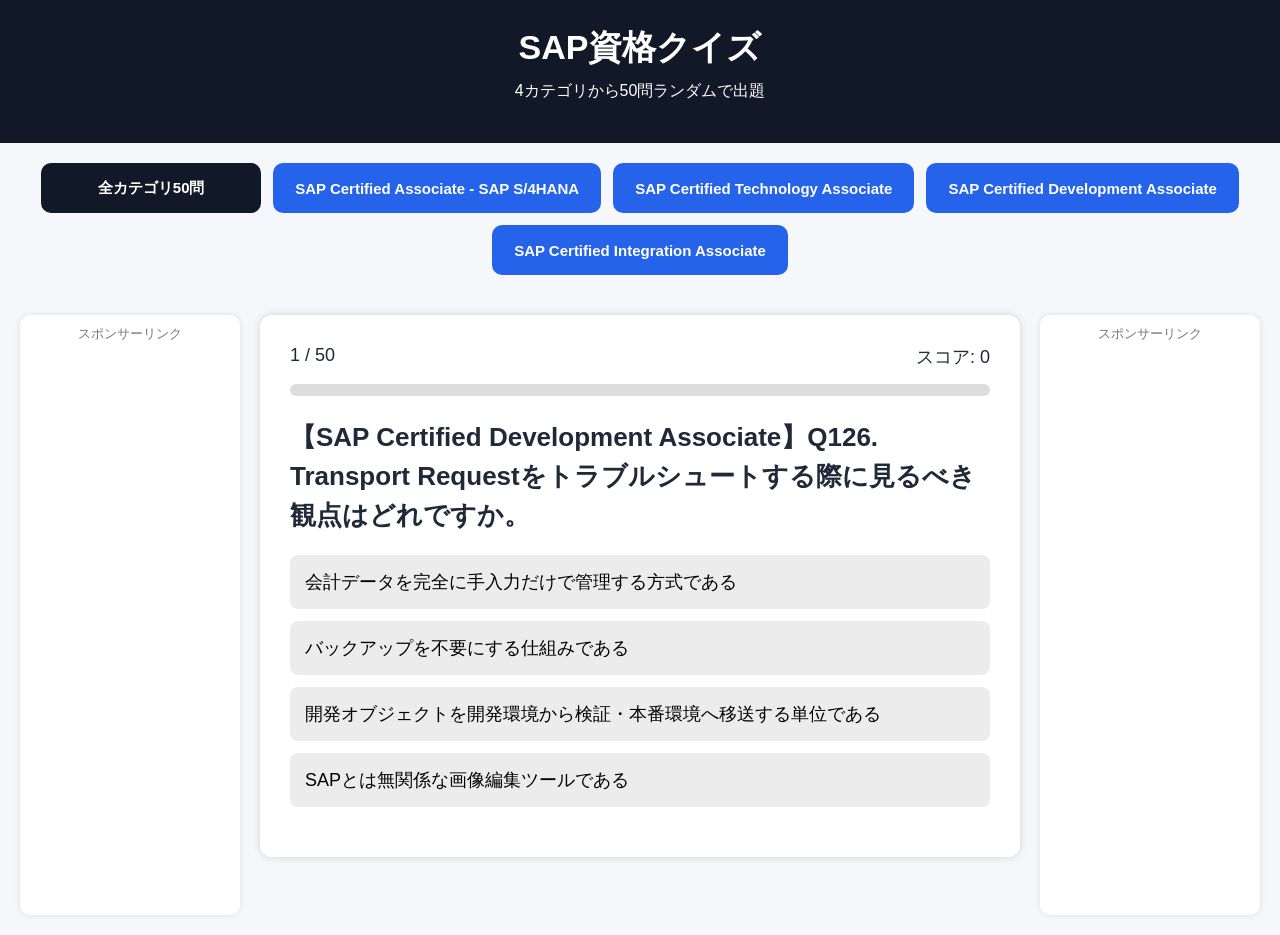
<file: sap/index.html>
<!DOCTYPE html>
<html lang="ja">
<head>
<meta charset="UTF-8">
<meta name="viewport" content="width=device-width,initial-scale=1">
<title>SAP資格クイズ</title>
<meta name="description" content="SAP S/4HANA、SAP Technology Associate、SAP Development Associate、SAP Integration Associateの対策クイズ。各カテゴリから50問ランダム出題。">
<link rel="stylesheet" href="style.css">
<script async src="https://pagead2.googlesyndication.com/pagead/js/adsbygoogle.js?client=ca-pub-8398161859137802" crossorigin="anonymous"></script>
</head>
<body>
<header>
  <h1 id="pageTitle">SAP資格クイズ</h1>
  <p id="pageDesc">4カテゴリから50問ランダムで出題</p>
</header>

<nav id="quizList"></nav>

<main class="layout">
  <aside class="ad-box left-ad">
    <p class="ad-label">スポンサーリンク</p>
    <ins class="adsbygoogle" style="display:block" data-ad-client="ca-pub-8398161859137802" data-ad-slot="6325875393" data-ad-format="auto" data-full-width-responsive="true"></ins>
    <script>(adsbygoogle = window.adsbygoogle || []).push({});</script>
  </aside>

  <section class="quiz-box">
    <div class="status"><span id="counter"></span><span id="score"></span></div>
    <div class="progress"><div id="progressBar"></div></div>
    <h2 id="question"></h2>
    <div id="choices"></div>
    <p id="result"></p>
    <button id="nextBtn">次の問題</button>
  </section>

  <aside class="ad-box right-ad">
    <p class="ad-label">スポンサーリンク</p>
    <ins class="adsbygoogle" style="display:block" data-ad-client="ca-pub-8398161859137802" data-ad-slot="6325875393" data-ad-format="auto" data-full-width-responsive="true"></ins>
    <script>(adsbygoogle = window.adsbygoogle || []).push({});</script>
  </aside>
</main>

<script src="data/sap/s4hana.js"></script>
<script src="data/sap/technology.js"></script>
<script src="data/sap/development.js"></script>
<script src="data/sap/integration.js"></script>
<script src="script.js"></script>
</body>
</html>
</file>
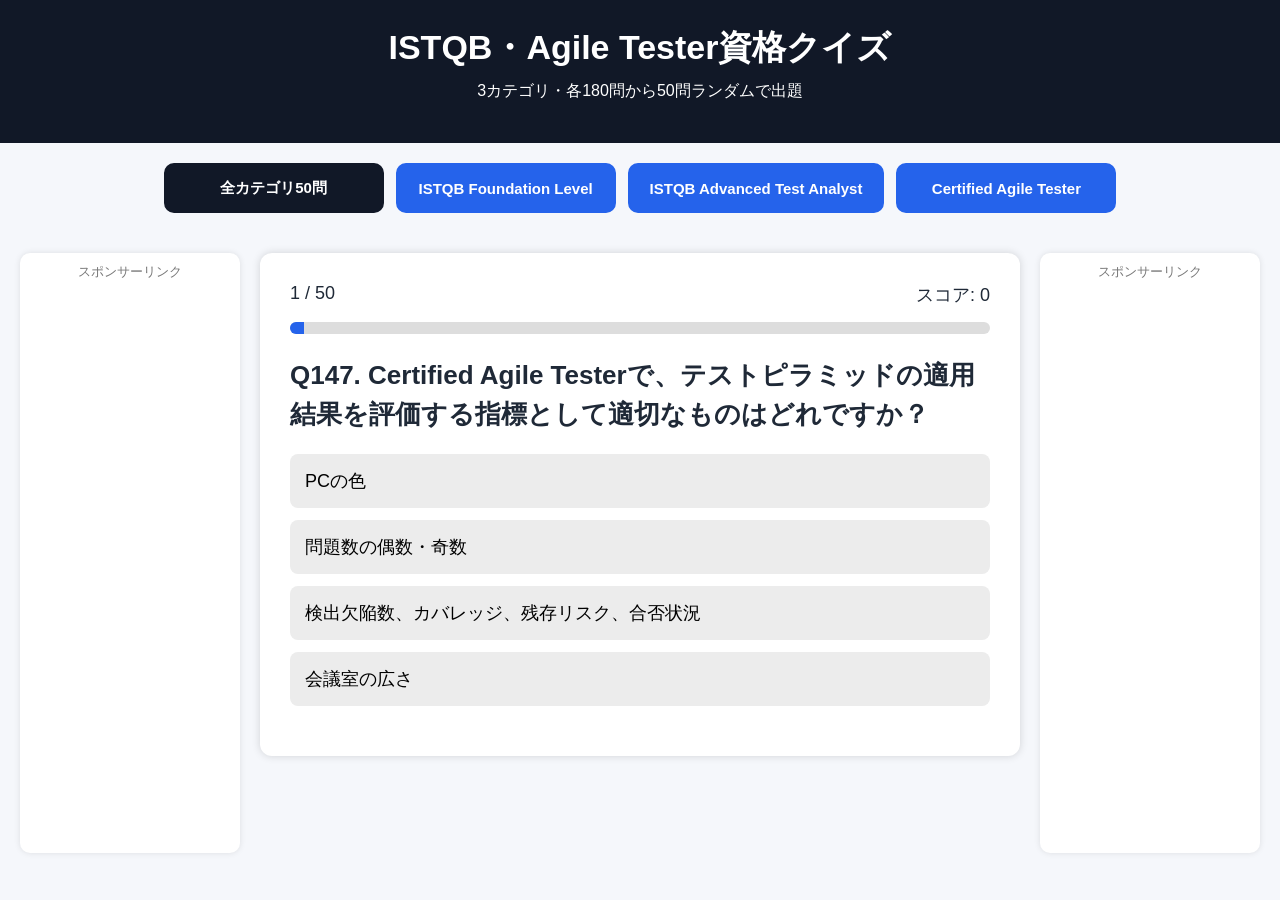
<file: testing/index.html>
<!DOCTYPE html>
<html lang="ja">
<head>
<meta charset="UTF-8">
<meta name="viewport" content="width=device-width,initial-scale=1">
<title>ISTQB・Agile Tester資格クイズ</title>
<meta name="description" content="ISTQB Foundation Level、ISTQB Advanced Test Analyst、Certified Agile Testerの対策クイズ。各カテゴリ180問から50問ランダム出題。">
<link rel="stylesheet" href="style.css">
<script async src="https://pagead2.googlesyndication.com/pagead/js/adsbygoogle.js?client=ca-pub-8398161859137802" crossorigin="anonymous"></script>
</head>
<body>
<header>
  <h1 id="pageTitle">ISTQB・Agile Tester資格クイズ</h1>
  <p id="pageDesc">3カテゴリ・各180問から50問ランダムで出題</p>
</header>

<nav id="quizList"></nav>

<main class="layout">
  <aside class="ad-box left-ad">
    <p class="ad-label">スポンサーリンク</p>
    <ins class="adsbygoogle" style="display:block" data-ad-client="ca-pub-8398161859137802" data-ad-slot="6325875393" data-ad-format="auto" data-full-width-responsive="true"></ins>
    <script>(adsbygoogle = window.adsbygoogle || []).push({});</script>
  </aside>

  <section class="quiz-box">
    <div class="status">
      <span id="counter"></span>
      <span id="score"></span>
    </div>
    <div class="progress"><div id="progressBar"></div></div>
    <h2 id="question"></h2>
    <div id="choices"></div>
    <p id="result"></p>
    <button id="nextBtn">次の問題</button>
  </section>

  <aside class="ad-box right-ad">
    <p class="ad-label">スポンサーリンク</p>
    <ins class="adsbygoogle" style="display:block" data-ad-client="ca-pub-8398161859137802" data-ad-slot="6325875393" data-ad-format="auto" data-full-width-responsive="true"></ins>
    <script>(adsbygoogle = window.adsbygoogle || []).push({});</script>
  </aside>
</main>

<script src="data/testing/istqb-foundation.js"></script>
<script src="data/testing/istqb-advanced-test-analyst.js"></script>
<script src="data/testing/certified-agile-tester.js"></script>
<script src="script.js"></script>
</body>
</html>
</file>
<file: top.css>
body{font-family:sans-serif;margin:0;background:#f5f7fb;color:#111827}.hero{background:#111827;color:#fff;text-align:center;padding:42px 20px}.hero h1{font-size:38px;margin:0}.hero p{margin:12px 0 0;color:#d1d5db}.container{max-width:1100px;margin:0 auto;padding:28px 18px}.grid{display:grid;grid-template-columns:repeat(auto-fit,minmax(260px,1fr));gap:18px}.card{display:block;background:#fff;border-radius:16px;padding:24px;text-decoration:none;color:#111827;box-shadow:0 6px 18px rgba(0,0,0,.08);border:1px solid #e5e7eb;transition:.2s}.card:hover{transform:translateY(-3px);box-shadow:0 10px 24px rgba(0,0,0,.12)}.card h2{margin:0 0 10px;font-size:22px}.card p{color:#4b5563;line-height:1.7}.card span{display:inline-block;margin-top:14px;background:#2563eb;color:#fff;padding:10px 14px;border-radius:10px;font-weight:bold}footer{text-align:center;color:#6b7280;padding:28px}
</file>
<file: agile/style.css>
body{font-family:sans-serif;margin:0;background:#f5f7fb;color:#1f2937}header{background:#111827;color:#fff;padding:25px;text-align:center}#pageTitle{margin:0;font-size:34px}#pageDesc{margin-top:10px}#quizList{display:flex;flex-wrap:wrap;justify-content:center;gap:12px;padding:20px}#quizList a{display:inline-flex;align-items:center;justify-content:center;min-width:220px;min-height:50px;padding:12px 20px;background:#2563eb;color:#fff;text-decoration:none;font-weight:bold;font-size:15px;border-radius:10px;border:2px solid #2563eb;box-sizing:border-box;transition:all .2s;text-align:center}#quizList a:hover{background:#1d4ed8;transform:translateY(-2px)}#quizList a.active{background:#111827;border-color:#111827}.layout{display:flex;justify-content:center;align-items:flex-start;gap:20px;padding:20px}.ad-box{width:220px;min-height:600px;background:#fff;border-radius:10px;padding:10px;box-shadow:0 0 6px rgba(0,0,0,.1);box-sizing:border-box;position:sticky;top:20px}.ad-label{margin:0 0 10px;text-align:center;color:#777;font-size:13px}.quiz-box{flex:1;max-width:900px;background:#fff;padding:30px;border-radius:12px;box-shadow:0 0 8px rgba(0,0,0,.15)}.status{display:flex;justify-content:space-between;font-size:18px;margin-bottom:15px}.progress{width:100%;height:12px;background:#ddd;border-radius:20px;overflow:hidden;margin-bottom:20px}#progressBar{width:0;height:100%;background:#2563eb;transition:.3s}#question{font-size:26px;margin-bottom:20px;line-height:1.5}#choices{display:flex;flex-direction:column;gap:12px}#choices button{padding:15px;font-size:18px;cursor:pointer;border:none;border-radius:8px;background:#ececec;transition:.2s;text-align:left}#choices button:hover{background:#d5d5d5}#choices button.correct{background:#c8f7c5}#choices button.wrong{background:#ffd0d0}#choices button:disabled{cursor:not-allowed;opacity:.95}#result{font-size:20px;font-weight:bold;margin-top:20px;text-align:center;line-height:1.6}#nextBtn{display:none;width:100%;margin-top:20px;padding:15px;font-size:18px;background:#2563eb;color:#fff;border:none;border-radius:8px;cursor:pointer}#nextBtn:hover{opacity:.85}@media(max-width:1000px){.layout{display:block}.ad-box{display:none}.quiz-box{max-width:100%;width:100%;box-sizing:border-box}}@media(max-width:768px){#pageTitle{font-size:26px}#question{font-size:22px}#choices button{font-size:16px}#quizList a{width:100%;min-width:unset;min-height:48px;font-size:15px}}
</file>
<file: analytics/style.css>
body{font-family:sans-serif;margin:0;background:#f5f7fb;color:#1f2937}header{background:#111827;color:#fff;padding:25px;text-align:center}#pageTitle{margin:0;font-size:34px}#pageDesc{margin-top:10px}#quizList{display:flex;flex-wrap:wrap;justify-content:center;gap:12px;padding:20px}#quizList a{display:inline-flex;align-items:center;justify-content:center;min-width:220px;min-height:50px;padding:12px 20px;background:#2563eb;color:#fff;text-decoration:none;font-weight:bold;font-size:15px;border-radius:10px;border:2px solid #2563eb;box-sizing:border-box;transition:all .2s;text-align:center}#quizList a:hover{background:#1d4ed8;transform:translateY(-2px)}#quizList a.active{background:#111827;border-color:#111827}.layout{display:flex;justify-content:center;align-items:flex-start;gap:20px;padding:20px}.ad-box{width:220px;min-height:600px;background:#fff;border-radius:10px;padding:10px;box-shadow:0 0 6px rgba(0,0,0,.1);box-sizing:border-box;position:sticky;top:20px}.ad-label{margin:0 0 10px;text-align:center;color:#777;font-size:13px}.quiz-box{flex:1;max-width:900px;background:#fff;padding:30px;border-radius:12px;box-shadow:0 0 8px rgba(0,0,0,.15)}.status{display:flex;justify-content:space-between;font-size:18px;margin-bottom:15px}.progress{width:100%;height:12px;background:#ddd;border-radius:20px;overflow:hidden;margin-bottom:20px}#progressBar{width:0;height:100%;background:#2563eb;transition:.3s}#question{font-size:26px;margin-bottom:20px;line-height:1.5}#choices{display:flex;flex-direction:column;gap:12px}#choices button{padding:15px;font-size:18px;cursor:pointer;border:none;border-radius:8px;background:#ececec;transition:.2s;text-align:left}#choices button:hover{background:#d5d5d5}#choices button.correct{background:#c8f7c5}#choices button.wrong{background:#ffd0d0}#choices button:disabled{cursor:not-allowed;opacity:.95}#result{font-size:20px;font-weight:bold;margin-top:20px;text-align:center;line-height:1.6}#nextBtn{display:none;width:100%;margin-top:20px;padding:15px;font-size:18px;background:#2563eb;color:#fff;border:none;border-radius:8px;cursor:pointer}#nextBtn:hover{opacity:.85}@media(max-width:1000px){.layout{display:block}.ad-box{display:none}.quiz-box{max-width:100%;width:100%;box-sizing:border-box}}@media(max-width:768px){#pageTitle{font-size:26px}#question{font-size:22px}#choices button{font-size:16px}#quizList a{width:100%;min-width:unset;min-height:48px;font-size:15px}}
</file>
<file: blockchain/style.css>
body{font-family:sans-serif;margin:0;background:#f5f7fb;color:#1f2937}header{background:#111827;color:#fff;padding:25px;text-align:center}#pageTitle{margin:0;font-size:34px}#pageDesc{margin-top:10px}#quizList{display:flex;flex-wrap:wrap;justify-content:center;gap:12px;padding:20px}#quizList a{display:inline-flex;align-items:center;justify-content:center;min-width:220px;min-height:50px;padding:12px 20px;background:#2563eb;color:#fff;text-decoration:none;font-weight:bold;font-size:15px;border-radius:10px;border:2px solid #2563eb;box-sizing:border-box;transition:all .2s;text-align:center}#quizList a:hover{background:#1d4ed8;transform:translateY(-2px)}#quizList a.active{background:#111827;border-color:#111827}.layout{display:flex;justify-content:center;align-items:flex-start;gap:20px;padding:20px}.ad-box{width:220px;min-height:600px;background:#fff;border-radius:10px;padding:10px;box-shadow:0 0 6px rgba(0,0,0,.1);box-sizing:border-box;position:sticky;top:20px}.ad-label{margin:0 0 10px;text-align:center;color:#777;font-size:13px}.quiz-box{flex:1;max-width:900px;background:#fff;padding:30px;border-radius:12px;box-shadow:0 0 8px rgba(0,0,0,.15)}.status{display:flex;justify-content:space-between;font-size:18px;margin-bottom:15px}.progress{width:100%;height:12px;background:#ddd;border-radius:20px;overflow:hidden;margin-bottom:20px}#progressBar{width:0;height:100%;background:#2563eb;transition:.3s}#question{font-size:26px;margin-bottom:20px;line-height:1.5}#choices{display:flex;flex-direction:column;gap:12px}#choices button{padding:15px;font-size:18px;cursor:pointer;border:none;border-radius:8px;background:#ececec;transition:.2s;text-align:left}#choices button:hover{background:#d5d5d5}#choices button.correct{background:#c8f7c5}#choices button.wrong{background:#ffd0d0}#choices button:disabled{cursor:not-allowed;opacity:.95}#result{font-size:20px;font-weight:bold;margin-top:20px;text-align:center;line-height:1.6}#nextBtn{display:none;width:100%;margin-top:20px;padding:15px;font-size:18px;background:#2563eb;color:#fff;border:none;border-radius:8px;cursor:pointer}#nextBtn:hover{opacity:.85}@media(max-width:1000px){.layout{display:block}.ad-box{display:none}.quiz-box{max-width:100%;width:100%;box-sizing:border-box}}@media(max-width:768px){#pageTitle{font-size:26px}#question{font-size:22px}#choices button{font-size:16px}#quizList a{width:100%;min-width:unset;min-height:48px;font-size:15px}}
</file>
<file: devops/style.css>
body{font-family:sans-serif;margin:0;background:#f5f7fb;color:#1f2937}header{background:#111827;color:#fff;padding:25px;text-align:center}#pageTitle{margin:0;font-size:34px}#pageDesc{margin-top:10px}#quizList{display:flex;flex-wrap:wrap;justify-content:center;gap:12px;padding:20px}#quizList a{display:inline-flex;align-items:center;justify-content:center;min-width:220px;min-height:50px;padding:12px 20px;background:#2563eb;color:#fff;text-decoration:none;font-weight:bold;font-size:15px;border-radius:10px;border:2px solid #2563eb;box-sizing:border-box;transition:all .2s;text-align:center}#quizList a:hover{background:#1d4ed8;transform:translateY(-2px)}#quizList a.active{background:#111827;border-color:#111827}.layout{display:flex;justify-content:center;align-items:flex-start;gap:20px;padding:20px}.ad-box{width:220px;min-height:600px;background:#fff;border-radius:10px;padding:10px;box-shadow:0 0 6px rgba(0,0,0,.1);box-sizing:border-box;position:sticky;top:20px}.ad-label{margin:0 0 10px;text-align:center;color:#777;font-size:13px}.quiz-box{flex:1;max-width:900px;background:#fff;padding:30px;border-radius:12px;box-shadow:0 0 8px rgba(0,0,0,.15)}.status{display:flex;justify-content:space-between;font-size:18px;margin-bottom:15px}.progress{width:100%;height:12px;background:#ddd;border-radius:20px;overflow:hidden;margin-bottom:20px}#progressBar{width:0;height:100%;background:#2563eb;transition:.3s}#question{font-size:26px;margin-bottom:20px;line-height:1.5}#choices{display:flex;flex-direction:column;gap:12px}#choices button{padding:15px;font-size:18px;cursor:pointer;border:none;border-radius:8px;background:#ececec;transition:.2s;text-align:left}#choices button:hover{background:#d5d5d5}#choices button.correct{background:#c8f7c5}#choices button.wrong{background:#ffd0d0}#choices button:disabled{cursor:not-allowed;opacity:.95}#result{font-size:20px;font-weight:bold;margin-top:20px;text-align:center;line-height:1.6}#nextBtn{display:none;width:100%;margin-top:20px;padding:15px;font-size:18px;background:#2563eb;color:#fff;border:none;border-radius:8px;cursor:pointer}#nextBtn:hover{opacity:.85}@media(max-width:1000px){.layout{display:block}.ad-box{display:none}.quiz-box{max-width:100%;width:100%;box-sizing:border-box}}@media(max-width:768px){#pageTitle{font-size:26px}#question{font-size:22px}#choices button{font-size:16px}#quizList a{width:100%;min-width:unset;min-height:48px;font-size:15px}}
</file>
<file: lean/style.css>
body{font-family:sans-serif;margin:0;background:#f5f7fb;color:#1f2937}header{background:#111827;color:#fff;padding:25px;text-align:center}#pageTitle{margin:0;font-size:34px}#pageDesc{margin-top:10px}#quizList{display:flex;flex-wrap:wrap;justify-content:center;gap:12px;padding:20px}#quizList a{display:inline-flex;align-items:center;justify-content:center;min-width:220px;min-height:50px;padding:12px 20px;background:#2563eb;color:#fff;text-decoration:none;font-weight:bold;font-size:15px;border-radius:10px;border:2px solid #2563eb;box-sizing:border-box;transition:all .2s;text-align:center}#quizList a:hover{background:#1d4ed8;transform:translateY(-2px)}#quizList a.active{background:#111827;border-color:#111827}.layout{display:flex;justify-content:center;align-items:flex-start;gap:20px;padding:20px}.ad-box{width:220px;min-height:600px;background:#fff;border-radius:10px;padding:10px;box-shadow:0 0 6px rgba(0,0,0,.1);box-sizing:border-box;position:sticky;top:20px}.ad-label{margin:0 0 10px;text-align:center;color:#777;font-size:13px}.quiz-box{flex:1;max-width:900px;background:#fff;padding:30px;border-radius:12px;box-shadow:0 0 8px rgba(0,0,0,.15)}.status{display:flex;justify-content:space-between;font-size:18px;margin-bottom:15px}.progress{width:100%;height:12px;background:#ddd;border-radius:20px;overflow:hidden;margin-bottom:20px}#progressBar{width:0;height:100%;background:#2563eb;transition:.3s}#question{font-size:26px;margin-bottom:20px;line-height:1.5}#choices{display:flex;flex-direction:column;gap:12px}#choices button{padding:15px;font-size:18px;cursor:pointer;border:none;border-radius:8px;background:#ececec;transition:.2s;text-align:left}#choices button:hover{background:#d5d5d5}#choices button.correct{background:#c8f7c5}#choices button.wrong{background:#ffd0d0}#choices button:disabled{cursor:not-allowed;opacity:.95}#result{font-size:20px;font-weight:bold;margin-top:20px;text-align:center;line-height:1.6}#nextBtn{display:none;width:100%;margin-top:20px;padding:15px;font-size:18px;background:#2563eb;color:#fff;border:none;border-radius:8px;cursor:pointer}#nextBtn:hover{opacity:.85}@media(max-width:1000px){.layout{display:block}.ad-box{display:none}.quiz-box{max-width:100%;width:100%;box-sizing:border-box}}@media(max-width:768px){#pageTitle{font-size:26px}#question{font-size:22px}#choices button{font-size:16px}#quizList a{width:100%;min-width:unset;min-height:48px;font-size:15px}}
</file>
<file: linux/style.css>
body{font-family:sans-serif;margin:0;background:#f5f7fb;color:#1f2937}header{background:#111827;color:#fff;padding:25px;text-align:center}#pageTitle{margin:0;font-size:34px}#pageDesc{margin-top:10px}#quizList{display:flex;flex-wrap:wrap;justify-content:center;gap:12px;padding:20px}#quizList a{display:inline-flex;align-items:center;justify-content:center;min-width:220px;min-height:50px;padding:12px 20px;background:#2563eb;color:#fff;text-decoration:none;font-weight:bold;font-size:15px;border-radius:10px;border:2px solid #2563eb;box-sizing:border-box;transition:all .2s;text-align:center}#quizList a:hover{background:#1d4ed8;transform:translateY(-2px)}#quizList a.active{background:#111827;border-color:#111827}.layout{display:flex;justify-content:center;align-items:flex-start;gap:20px;padding:20px}.ad-box{width:220px;min-height:600px;background:#fff;border-radius:10px;padding:10px;box-shadow:0 0 6px rgba(0,0,0,.1);box-sizing:border-box;position:sticky;top:20px}.ad-label{margin:0 0 10px;text-align:center;color:#777;font-size:13px}.quiz-box{flex:1;max-width:900px;background:#fff;padding:30px;border-radius:12px;box-shadow:0 0 8px rgba(0,0,0,.15)}.status{display:flex;justify-content:space-between;font-size:18px;margin-bottom:15px}.progress{width:100%;height:12px;background:#ddd;border-radius:20px;overflow:hidden;margin-bottom:20px}#progressBar{width:0;height:100%;background:#2563eb;transition:.3s}#question{font-size:26px;margin-bottom:20px;line-height:1.5}#choices{display:flex;flex-direction:column;gap:12px}#choices button{padding:15px;font-size:18px;cursor:pointer;border:none;border-radius:8px;background:#ececec;transition:.2s;text-align:left}#choices button:hover{background:#d5d5d5}#choices button.correct{background:#c8f7c5}#choices button.wrong{background:#ffd0d0}#choices button:disabled{cursor:not-allowed;opacity:.95}#result{font-size:20px;font-weight:bold;margin-top:20px;text-align:center;line-height:1.6}#nextBtn{display:none;width:100%;margin-top:20px;padding:15px;font-size:18px;background:#2563eb;color:#fff;border:none;border-radius:8px;cursor:pointer}#nextBtn:hover{opacity:.85}@media(max-width:1000px){.layout{display:block}.ad-box{display:none}.quiz-box{max-width:100%;width:100%;box-sizing:border-box}}@media(max-width:768px){#pageTitle{font-size:26px}#question{font-size:22px}#choices button{font-size:16px}#quizList a{width:100%;min-width:unset;min-height:48px;font-size:15px}}
</file>
<file: marketing/style.css>
body{font-family:sans-serif;margin:0;background:#f5f7fb;color:#1f2937}header{background:#111827;color:#fff;padding:25px;text-align:center}#pageTitle{margin:0;font-size:34px}#pageDesc{margin-top:10px}#quizList{display:flex;flex-wrap:wrap;justify-content:center;gap:12px;padding:20px}#quizList a{display:inline-flex;align-items:center;justify-content:center;min-width:220px;min-height:50px;padding:12px 20px;background:#2563eb;color:#fff;text-decoration:none;font-weight:bold;font-size:15px;border-radius:10px;border:2px solid #2563eb;box-sizing:border-box;transition:all .2s;text-align:center}#quizList a:hover{background:#1d4ed8;transform:translateY(-2px)}#quizList a.active{background:#111827;border-color:#111827}.layout{display:flex;justify-content:center;align-items:flex-start;gap:20px;padding:20px}.ad-box{width:220px;min-height:600px;background:#fff;border-radius:10px;padding:10px;box-shadow:0 0 6px rgba(0,0,0,.1);box-sizing:border-box;position:sticky;top:20px}.ad-label{margin:0 0 10px;text-align:center;color:#777;font-size:13px}.quiz-box{flex:1;max-width:900px;background:#fff;padding:30px;border-radius:12px;box-shadow:0 0 8px rgba(0,0,0,.15)}.status{display:flex;justify-content:space-between;font-size:18px;margin-bottom:15px}.progress{width:100%;height:12px;background:#ddd;border-radius:20px;overflow:hidden;margin-bottom:20px}#progressBar{width:0;height:100%;background:#2563eb;transition:.3s}#question{font-size:26px;margin-bottom:20px;line-height:1.5}#choices{display:flex;flex-direction:column;gap:12px}#choices button{padding:15px;font-size:18px;cursor:pointer;border:none;border-radius:8px;background:#ececec;transition:.2s;text-align:left}#choices button:hover{background:#d5d5d5}#choices button.correct{background:#c8f7c5}#choices button.wrong{background:#ffd0d0}#choices button:disabled{cursor:not-allowed;opacity:.95}#result{font-size:20px;font-weight:bold;margin-top:20px;text-align:center;line-height:1.6}#nextBtn{display:none;width:100%;margin-top:20px;padding:15px;font-size:18px;background:#2563eb;color:#fff;border:none;border-radius:8px;cursor:pointer}#nextBtn:hover{opacity:.85}@media(max-width:1000px){.layout{display:block}.ad-box{display:none}.quiz-box{max-width:100%;width:100%;box-sizing:border-box}}@media(max-width:768px){#pageTitle{font-size:26px}#question{font-size:22px}#choices button{font-size:16px}#quizList a{width:100%;min-width:unset;min-height:48px;font-size:15px}}
</file>
<file: medical/style.css>
body{font-family:sans-serif;margin:0;background:#f5f7fb;color:#1f2937}header{background:#111827;color:#fff;padding:25px;text-align:center}#pageTitle{margin:0;font-size:34px}#pageDesc{margin-top:10px}#quizList{display:flex;flex-wrap:wrap;justify-content:center;gap:12px;padding:20px}#quizList a{display:inline-flex;align-items:center;justify-content:center;min-width:220px;min-height:50px;padding:12px 20px;background:#2563eb;color:#fff;text-decoration:none;font-weight:bold;font-size:15px;border-radius:10px;border:2px solid #2563eb;box-sizing:border-box;transition:all .2s;text-align:center}#quizList a:hover{background:#1d4ed8;transform:translateY(-2px)}#quizList a.active{background:#111827;border-color:#111827}.layout{display:flex;justify-content:center;align-items:flex-start;gap:20px;padding:20px}.ad-box{width:220px;min-height:600px;background:#fff;border-radius:10px;padding:10px;box-shadow:0 0 6px rgba(0,0,0,.1);box-sizing:border-box;position:sticky;top:20px}.ad-label{margin:0 0 10px;text-align:center;color:#777;font-size:13px}.quiz-box{flex:1;max-width:900px;background:#fff;padding:30px;border-radius:12px;box-shadow:0 0 8px rgba(0,0,0,.15)}.status{display:flex;justify-content:space-between;font-size:18px;margin-bottom:15px}.progress{width:100%;height:12px;background:#ddd;border-radius:20px;overflow:hidden;margin-bottom:20px}#progressBar{width:0;height:100%;background:#2563eb;transition:.3s}#question{font-size:26px;margin-bottom:20px;line-height:1.5}#choices{display:flex;flex-direction:column;gap:12px}#choices button{padding:15px;font-size:18px;cursor:pointer;border:none;border-radius:8px;background:#ececec;transition:.2s;text-align:left}#choices button:hover{background:#d5d5d5}#choices button.correct{background:#c8f7c5}#choices button.wrong{background:#ffd0d0}#choices button:disabled{cursor:not-allowed;opacity:.95}#result{font-size:20px;font-weight:bold;margin-top:20px;text-align:center;line-height:1.6}#nextBtn{display:none;width:100%;margin-top:20px;padding:15px;font-size:18px;background:#2563eb;color:#fff;border:none;border-radius:8px;cursor:pointer}#nextBtn:hover{opacity:.85}@media(max-width:1000px){.layout{display:block}.ad-box{display:none}.quiz-box{max-width:100%;width:100%;box-sizing:border-box}}@media(max-width:768px){#pageTitle{font-size:26px}#question{font-size:22px}#choices button{font-size:16px}#quizList a{width:100%;min-width:unset;min-height:48px;font-size:15px}}
</file>
<file: microsoft/style.css>
body{font-family:sans-serif;margin:0;background:#f5f7fb;color:#1f2937}header{background:#111827;color:#fff;padding:25px;text-align:center}#pageTitle{margin:0;font-size:34px}#pageDesc{margin-top:10px}#quizList{display:flex;flex-wrap:wrap;justify-content:center;gap:12px;padding:20px}#quizList a{display:inline-flex;align-items:center;justify-content:center;min-width:220px;min-height:50px;padding:12px 20px;background:#2563eb;color:#fff;text-decoration:none;font-weight:bold;font-size:15px;border-radius:10px;border:2px solid #2563eb;box-sizing:border-box;transition:all .2s;text-align:center}#quizList a:hover{background:#1d4ed8;transform:translateY(-2px)}#quizList a.active{background:#111827;border-color:#111827}.layout{display:flex;justify-content:center;align-items:flex-start;gap:20px;padding:20px}.ad-box{width:220px;min-height:600px;background:#fff;border-radius:10px;padding:10px;box-shadow:0 0 6px rgba(0,0,0,.1);box-sizing:border-box;position:sticky;top:20px}.ad-label{margin:0 0 10px;text-align:center;color:#777;font-size:13px}.quiz-box{flex:1;max-width:900px;background:#fff;padding:30px;border-radius:12px;box-shadow:0 0 8px rgba(0,0,0,.15)}.status{display:flex;justify-content:space-between;font-size:18px;margin-bottom:15px}.progress{width:100%;height:12px;background:#ddd;border-radius:20px;overflow:hidden;margin-bottom:20px}#progressBar{width:0;height:100%;background:#2563eb;transition:.3s}#question{font-size:26px;margin-bottom:20px;line-height:1.5}#choices{display:flex;flex-direction:column;gap:12px}#choices button{padding:15px;font-size:18px;cursor:pointer;border:none;border-radius:8px;background:#ececec;transition:.2s;text-align:left}#choices button:hover{background:#d5d5d5}#choices button.correct{background:#c8f7c5}#choices button.wrong{background:#ffd0d0}#choices button:disabled{cursor:not-allowed;opacity:.95}#result{font-size:20px;font-weight:bold;margin-top:20px;text-align:center;line-height:1.6}#nextBtn{display:none;width:100%;margin-top:20px;padding:15px;font-size:18px;background:#2563eb;color:#fff;border:none;border-radius:8px;cursor:pointer}#nextBtn:hover{opacity:.85}@media(max-width:1000px){.layout{display:block}.ad-box{display:none}.quiz-box{max-width:100%;width:100%;box-sizing:border-box}}@media(max-width:768px){#pageTitle{font-size:26px}#question{font-size:22px}#choices button{font-size:16px}#quizList a{width:100%;min-width:unset;min-height:48px;font-size:15px}}
</file>
<file: salesforce/style.css>
body{font-family:sans-serif;margin:0;background:#f5f7fb;color:#1f2937}header{background:#111827;color:#fff;padding:25px;text-align:center}#pageTitle{margin:0;font-size:34px}#pageDesc{margin-top:10px}#quizList{display:flex;flex-wrap:wrap;justify-content:center;gap:12px;padding:20px}#quizList a{display:inline-flex;align-items:center;justify-content:center;min-width:220px;min-height:50px;padding:12px 20px;background:#2563eb;color:#fff;text-decoration:none;font-weight:bold;font-size:15px;border-radius:10px;border:2px solid #2563eb;box-sizing:border-box;transition:all .2s;text-align:center}#quizList a:hover{background:#1d4ed8;transform:translateY(-2px)}#quizList a.active{background:#111827;border-color:#111827}.layout{display:flex;justify-content:center;align-items:flex-start;gap:20px;padding:20px}.ad-box{width:220px;min-height:600px;background:#fff;border-radius:10px;padding:10px;box-shadow:0 0 6px rgba(0,0,0,.1);box-sizing:border-box;position:sticky;top:20px}.ad-label{margin:0 0 10px;text-align:center;color:#777;font-size:13px}.quiz-box{flex:1;max-width:900px;background:#fff;padding:30px;border-radius:12px;box-shadow:0 0 8px rgba(0,0,0,.15)}.status{display:flex;justify-content:space-between;font-size:18px;margin-bottom:15px}.progress{width:100%;height:12px;background:#ddd;border-radius:20px;overflow:hidden;margin-bottom:20px}#progressBar{width:0;height:100%;background:#2563eb;transition:.3s}#question{font-size:26px;margin-bottom:20px;line-height:1.5}#choices{display:flex;flex-direction:column;gap:12px}#choices button{padding:15px;font-size:18px;cursor:pointer;border:none;border-radius:8px;background:#ececec;transition:.2s;text-align:left}#choices button:hover{background:#d5d5d5}#choices button.correct{background:#c8f7c5}#choices button.wrong{background:#ffd0d0}#choices button:disabled{cursor:not-allowed;opacity:.95}#result{font-size:20px;font-weight:bold;margin-top:20px;text-align:center;line-height:1.6}#nextBtn{display:none;width:100%;margin-top:20px;padding:15px;font-size:18px;background:#2563eb;color:#fff;border:none;border-radius:8px;cursor:pointer}#nextBtn:hover{opacity:.85}@media(max-width:1000px){.layout{display:block}.ad-box{display:none}.quiz-box{max-width:100%;width:100%;box-sizing:border-box}}@media(max-width:768px){#pageTitle{font-size:26px}#question{font-size:22px}#choices button{font-size:16px}#quizList a{width:100%;min-width:unset;min-height:48px;font-size:15px}}
</file>
<file: sap/style.css>
body{font-family:sans-serif;margin:0;background:#f5f7fb;color:#1f2937}header{background:#111827;color:#fff;padding:25px;text-align:center}#pageTitle{margin:0;font-size:34px}#pageDesc{margin-top:10px}#quizList{display:flex;flex-wrap:wrap;justify-content:center;gap:12px;padding:20px}#quizList a{display:inline-flex;align-items:center;justify-content:center;min-width:220px;min-height:50px;padding:12px 20px;background:#2563eb;color:#fff;text-decoration:none;font-weight:bold;font-size:15px;border-radius:10px;border:2px solid #2563eb;box-sizing:border-box;transition:all .2s;text-align:center}#quizList a:hover{background:#1d4ed8;transform:translateY(-2px)}#quizList a.active{background:#111827;border-color:#111827}.layout{display:flex;justify-content:center;align-items:flex-start;gap:20px;padding:20px}.ad-box{width:220px;min-height:600px;background:#fff;border-radius:10px;padding:10px;box-shadow:0 0 6px rgba(0,0,0,.1);box-sizing:border-box;position:sticky;top:20px}.ad-label{margin:0 0 10px;text-align:center;color:#777;font-size:13px}.quiz-box{flex:1;max-width:900px;background:#fff;padding:30px;border-radius:12px;box-shadow:0 0 8px rgba(0,0,0,.15)}.status{display:flex;justify-content:space-between;font-size:18px;margin-bottom:15px}.progress{width:100%;height:12px;background:#ddd;border-radius:20px;overflow:hidden;margin-bottom:20px}#progressBar{width:0;height:100%;background:#2563eb;transition:.3s}#question{font-size:26px;margin-bottom:20px;line-height:1.5}#choices{display:flex;flex-direction:column;gap:12px}#choices button{padding:15px;font-size:18px;cursor:pointer;border:none;border-radius:8px;background:#ececec;transition:.2s;text-align:left}#choices button:hover{background:#d5d5d5}#choices button.correct{background:#c8f7c5}#choices button.wrong{background:#ffd0d0}#choices button:disabled{cursor:not-allowed;opacity:.95}#result{font-size:20px;font-weight:bold;margin-top:20px;text-align:center;line-height:1.6}#nextBtn{display:none;width:100%;margin-top:20px;padding:15px;font-size:18px;background:#2563eb;color:#fff;border:none;border-radius:8px;cursor:pointer}#nextBtn:hover{opacity:.85}@media(max-width:1000px){.layout{display:block}.ad-box{display:none}.quiz-box{max-width:100%;width:100%;box-sizing:border-box}}@media(max-width:768px){#pageTitle{font-size:26px}#question{font-size:22px}#choices button{font-size:16px}#quizList a{width:100%;min-width:unset;min-height:48px;font-size:15px}}
</file>
<file: testing/style.css>
body{font-family:sans-serif;margin:0;background:#f5f7fb;color:#1f2937}header{background:#111827;color:#fff;padding:25px;text-align:center}#pageTitle{margin:0;font-size:34px}#pageDesc{margin-top:10px}#quizList{display:flex;flex-wrap:wrap;justify-content:center;gap:12px;padding:20px}#quizList a{display:inline-flex;align-items:center;justify-content:center;min-width:220px;min-height:50px;padding:12px 20px;background:#2563eb;color:#fff;text-decoration:none;font-weight:bold;font-size:15px;border-radius:10px;border:2px solid #2563eb;box-sizing:border-box;transition:all .2s;text-align:center}#quizList a:hover{background:#1d4ed8;transform:translateY(-2px)}#quizList a.active{background:#111827;border-color:#111827}.layout{display:flex;justify-content:center;align-items:flex-start;gap:20px;padding:20px}.ad-box{width:220px;min-height:600px;background:#fff;border-radius:10px;padding:10px;box-shadow:0 0 6px rgba(0,0,0,.1);box-sizing:border-box;position:sticky;top:20px}.ad-label{margin:0 0 10px;text-align:center;color:#777;font-size:13px}.quiz-box{flex:1;max-width:900px;background:#fff;padding:30px;border-radius:12px;box-shadow:0 0 8px rgba(0,0,0,.15)}.status{display:flex;justify-content:space-between;font-size:18px;margin-bottom:15px}.progress{width:100%;height:12px;background:#ddd;border-radius:20px;overflow:hidden;margin-bottom:20px}#progressBar{width:0;height:100%;background:#2563eb;transition:.3s}#question{font-size:26px;margin-bottom:20px;line-height:1.5}#choices{display:flex;flex-direction:column;gap:12px}#choices button{padding:15px;font-size:18px;cursor:pointer;border:none;border-radius:8px;background:#ececec;transition:.2s;text-align:left}#choices button:hover{background:#d5d5d5}#choices button.correct{background:#c8f7c5}#choices button.wrong{background:#ffd0d0}#choices button:disabled{cursor:not-allowed;opacity:.95}#result{font-size:20px;font-weight:bold;margin-top:20px;text-align:center;line-height:1.6}#nextBtn{display:none;width:100%;margin-top:20px;padding:15px;font-size:18px;background:#2563eb;color:#fff;border:none;border-radius:8px;cursor:pointer}#nextBtn:hover{opacity:.85}@media(max-width:1000px){.layout{display:block}.ad-box{display:none}.quiz-box{max-width:100%;width:100%;box-sizing:border-box}}@media(max-width:768px){#pageTitle{font-size:26px}#question{font-size:22px}#choices button{font-size:16px}#quizList a{width:100%;min-width:unset;min-height:48px;font-size:15px}}
</file>
